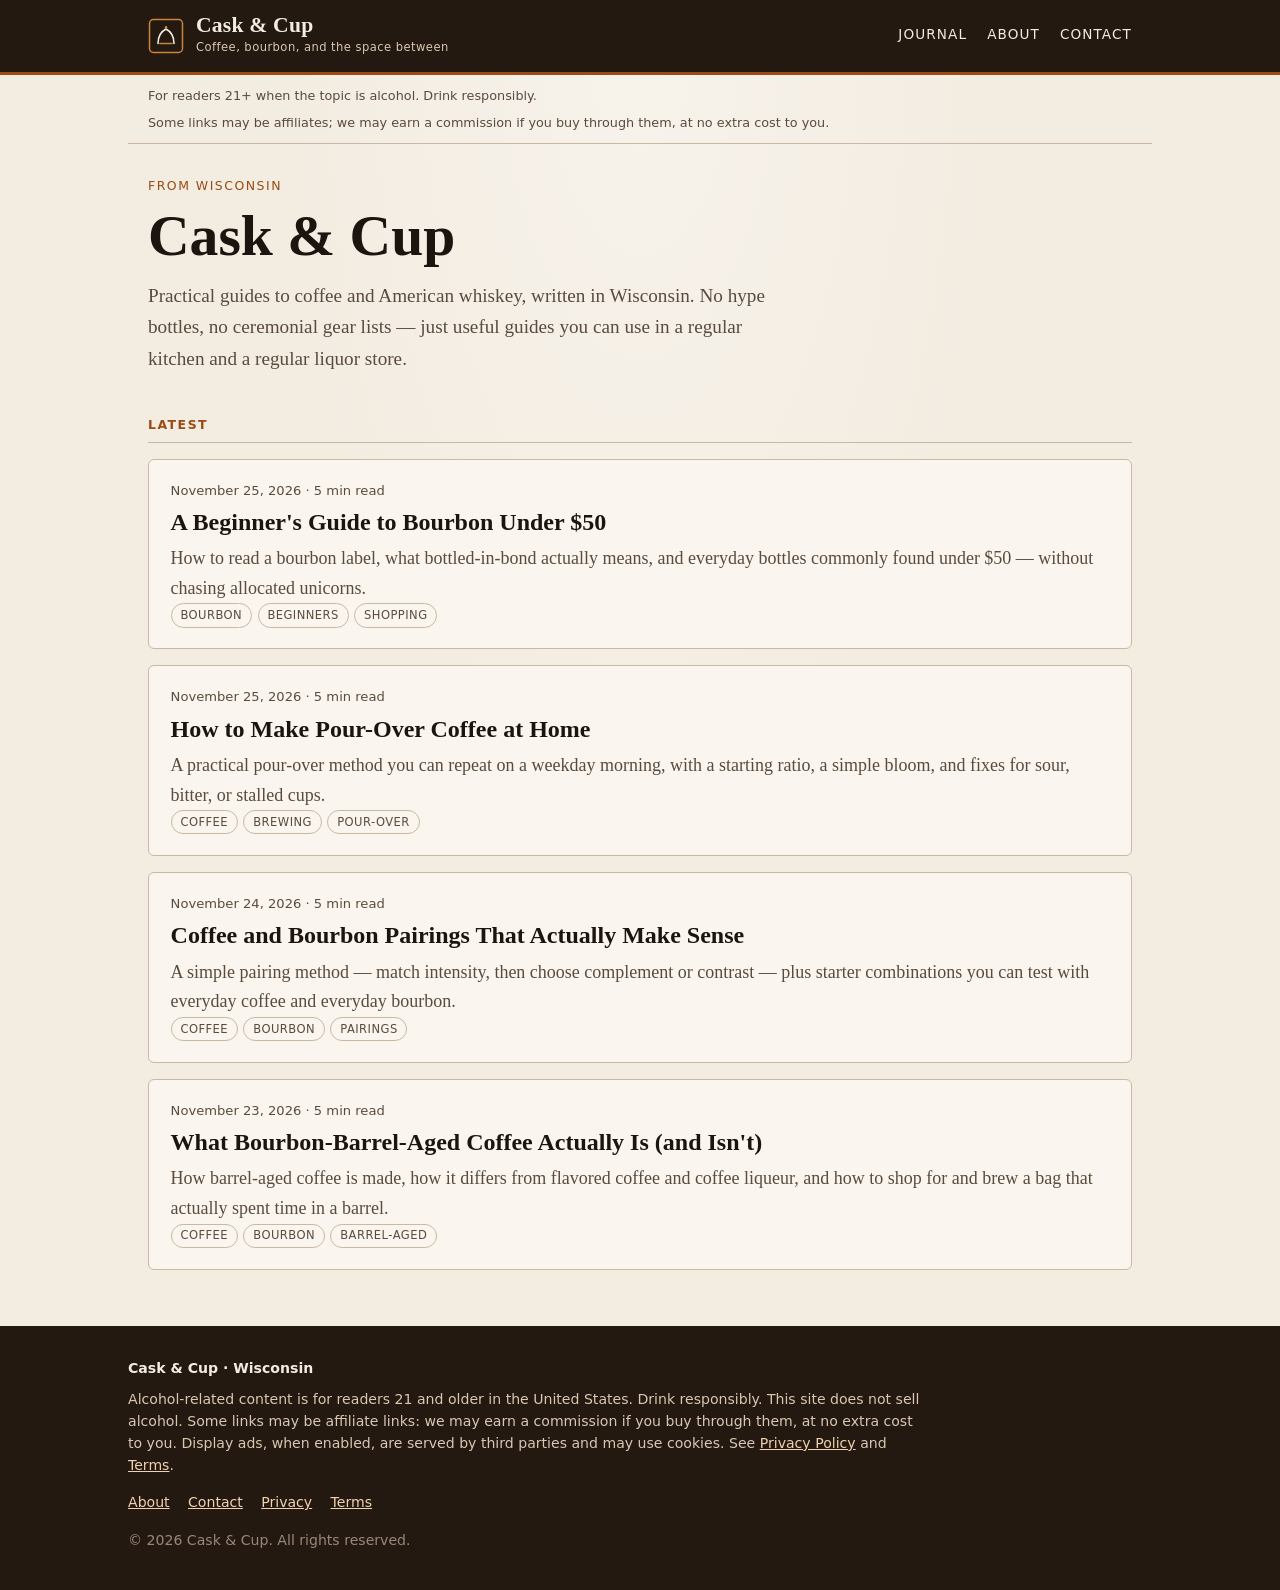
<file: index.html>
<!DOCTYPE html>
<html lang="en">
<head>
  <meta charset="utf-8">
  <meta name="viewport" content="width=device-width, initial-scale=1">
  <title>Cask &amp; Cup — Coffee, bourbon, and the space between</title>
  <meta name="description" content="Practical guides to coffee and American whiskey, written in Wisconsin.">
  <meta name="author" content="Cask &amp; Cup">
  <meta name="color-scheme" content="light">
  <link rel="icon" href="https://arikamb.github.io/img/favicon.svg" type="image/svg+xml">
  <link rel="stylesheet" href="https://arikamb.github.io/css/style.css">
<link rel="canonical" href="https://arikamb.github.io/">  <meta property="og:site_name" content="Cask &amp; Cup">
  <meta property="og:title" content="Cask &amp; Cup">
  <meta property="og:description" content="Practical guides to coffee and American whiskey, written in Wisconsin.">
  <meta property="og:type" content="website">
<meta property="og:url" content="https://arikamb.github.io/">  <!-- ADSENSE PLACEHOLDER
       Set site.adsense_client in generate.py after approval, then rebuild.
       Google's snippet looks like this:
  <script async src="https://pagead2.googlesyndication.com/pagead/js/adsbygoogle.js?client=ca-pub-XXXXXXXXXXXXXXXX" crossorigin="anonymous"></script>
  -->
</head>
<body>
  <a class="skip-link" href="#main">Skip to content</a>
  <header class="site-header">
    <div class="header-inner">
      <a class="wordmark" href="https://arikamb.github.io/">
        <img class="mark" src="https://arikamb.github.io/img/mark.svg" width="36" height="36" alt="">
        <span class="wordmark-text">
          <span class="name">Cask &amp; Cup</span>
          <span class="tag">Coffee, bourbon, and the space between</span>
        </span>
      </a>
      <input type="checkbox" id="nav-toggle" class="nav-toggle" hidden>
      <label for="nav-toggle" class="nav-button" aria-label="Open menu"><span></span></label>
      <nav class="nav" aria-label="Primary">
        <a href="https://arikamb.github.io/">Journal</a>
        <a href="https://arikamb.github.io/about/">About</a>
        <a href="https://arikamb.github.io/contact/">Contact</a>
      </nav>
    </div>
  </header>

  <p class="notices" role="note">
    <span>For readers 21+ when the topic is alcohol. Drink responsibly.</span>
    <span>Some links may be affiliates; we may earn a commission if you buy through them, at no extra cost to you.</span>
  </p>

  <main id="main">
<section class="hero">
  <p class="eyebrow">From Wisconsin</p>
  <h1>Cask &amp; Cup</h1>
  <p class="lede">Practical guides to coffee and American whiskey, written in Wisconsin. No hype bottles, no ceremonial gear lists — just useful guides you can use in a regular kitchen and a regular liquor store.</p>
</section>

<section class="post-index" aria-label="Articles">
  <h2 class="section-label">Latest</h2>
  <ul class="post-list">
    <li>
      <article class="post-card">
        <p class="meta">
          <time datetime="2026-11-25">November 25, 2026</time>
          <span aria-hidden="true">·</span>
          <span>5 min read</span>
        </p>
        <h3><a href="https://arikamb.github.io/posts/beginners-bourbon-under-50/">A Beginner&#39;s Guide to Bourbon Under $50</a></h3>
        <p>How to read a bourbon label, what bottled-in-bond actually means, and everyday bottles commonly found under $50 — without chasing allocated unicorns.</p>
        <p class="tags"><span>bourbon</span><span>beginners</span><span>shopping</span></p>
      </article>
    </li>
    <li>
      <article class="post-card">
        <p class="meta">
          <time datetime="2026-11-25">November 25, 2026</time>
          <span aria-hidden="true">·</span>
          <span>5 min read</span>
        </p>
        <h3><a href="https://arikamb.github.io/posts/home-pour-over-guide/">How to Make Pour-Over Coffee at Home</a></h3>
        <p>A practical pour-over method you can repeat on a weekday morning, with a starting ratio, a simple bloom, and fixes for sour, bitter, or stalled cups.</p>
        <p class="tags"><span>coffee</span><span>brewing</span><span>pour-over</span></p>
      </article>
    </li>
    <li>
      <article class="post-card">
        <p class="meta">
          <time datetime="2026-11-24">November 24, 2026</time>
          <span aria-hidden="true">·</span>
          <span>5 min read</span>
        </p>
        <h3><a href="https://arikamb.github.io/posts/coffee-and-bourbon-pairings/">Coffee and Bourbon Pairings That Actually Make Sense</a></h3>
        <p>A simple pairing method — match intensity, then choose complement or contrast — plus starter combinations you can test with everyday coffee and everyday bourbon.</p>
        <p class="tags"><span>coffee</span><span>bourbon</span><span>pairings</span></p>
      </article>
    </li>
    <li>
      <article class="post-card">
        <p class="meta">
          <time datetime="2026-11-23">November 23, 2026</time>
          <span aria-hidden="true">·</span>
          <span>5 min read</span>
        </p>
        <h3><a href="https://arikamb.github.io/posts/bourbon-barrel-aged-coffee/">What Bourbon-Barrel-Aged Coffee Actually Is (and Isn&#39;t)</a></h3>
        <p>How barrel-aged coffee is made, how it differs from flavored coffee and coffee liqueur, and how to shop for and brew a bag that actually spent time in a barrel.</p>
        <p class="tags"><span>coffee</span><span>bourbon</span><span>barrel-aged</span></p>
      </article>
    </li>
  </ul>
</section>
  </main>

  <footer class="site-footer">
    <div class="footer-inner">
      <p class="footer-brand">Cask &amp; Cup · Wisconsin</p>
      <p class="footer-legal">
        Alcohol-related content is for readers 21 and older in the United States.
        Drink responsibly. This site does not sell alcohol.
        Some links may be affiliate links: we may earn a commission if you buy through them, at no extra cost to you.
        Display ads, when enabled, are served by third parties and may use cookies.
        See <a href="https://arikamb.github.io/privacy/">Privacy Policy</a> and
        <a href="https://arikamb.github.io/terms/">Terms</a>.
      </p>
      <nav class="footer-nav" aria-label="Footer">
        <a href="https://arikamb.github.io/about/">About</a>
        <a href="https://arikamb.github.io/contact/">Contact</a>
        <a href="https://arikamb.github.io/privacy/">Privacy</a>
        <a href="https://arikamb.github.io/terms/">Terms</a>
      </nav>
      <p class="copyright">© 2026 Cask &amp; Cup. All rights reserved.</p>
    </div>
  </footer>
</body>
</html>
</file>
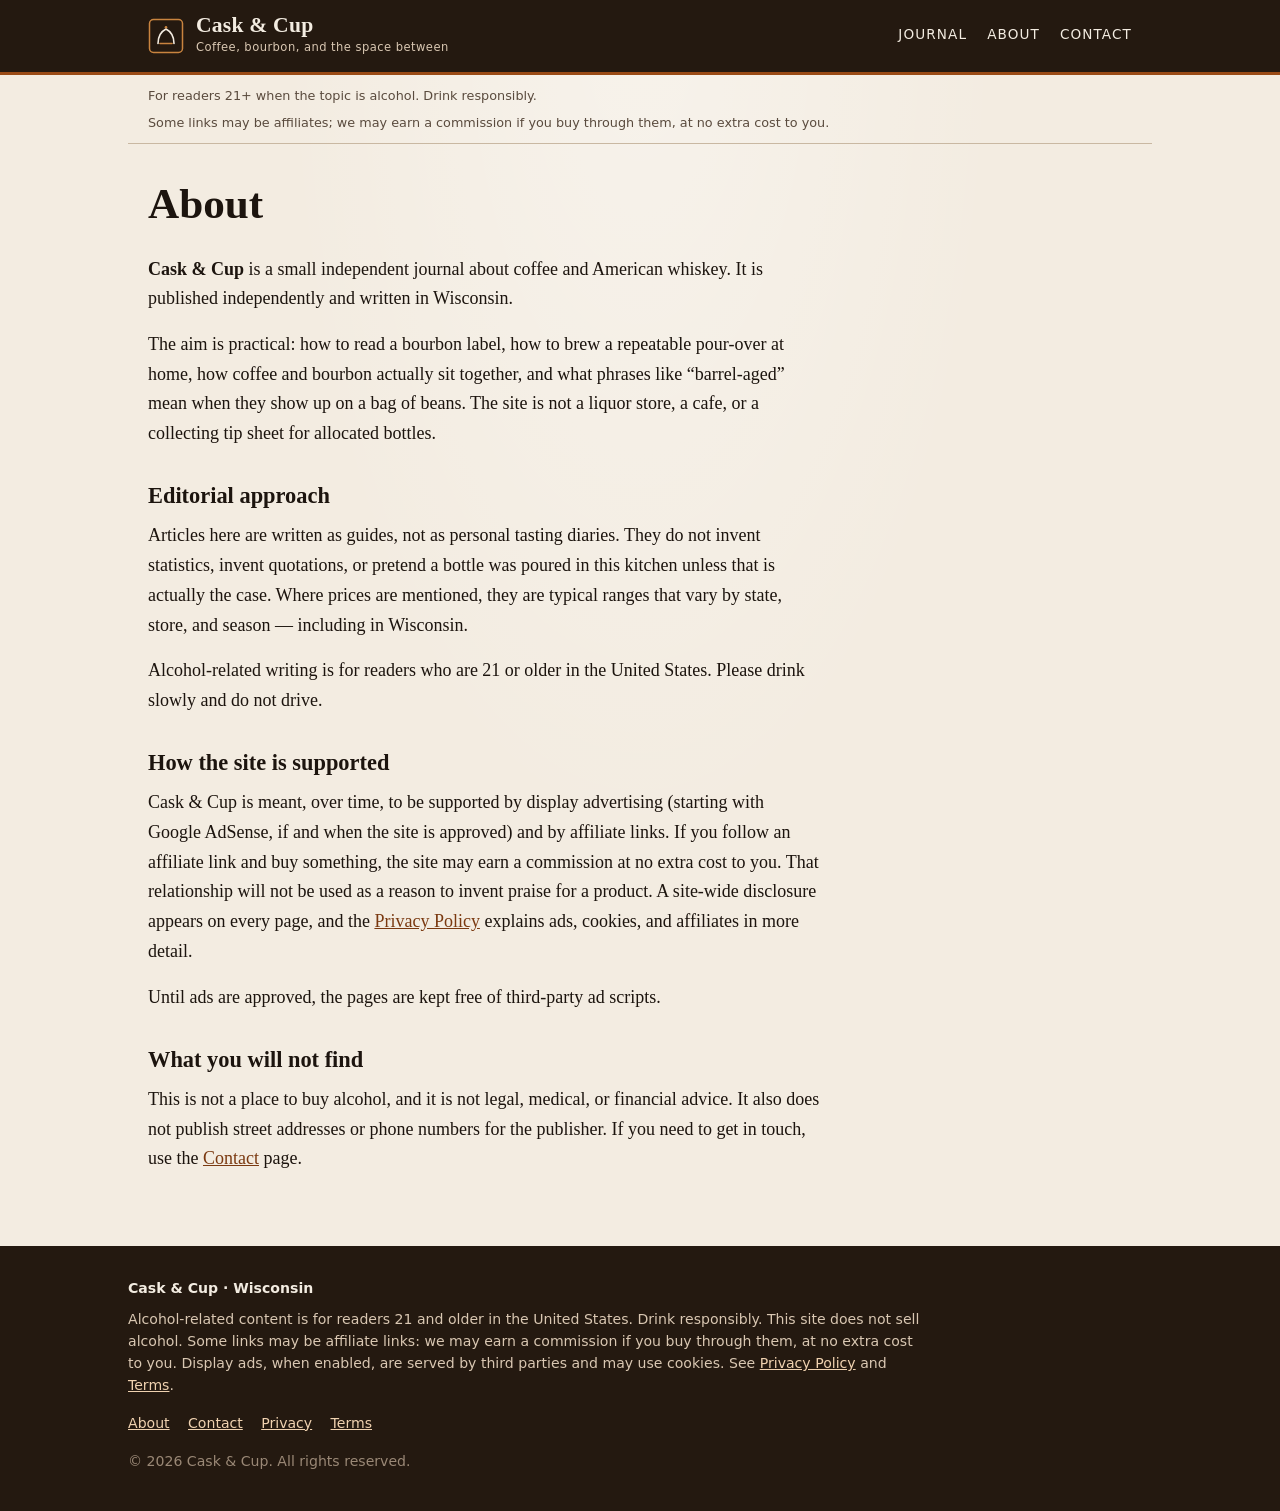
<file: about/index.html>
<!DOCTYPE html>
<html lang="en">
<head>
  <meta charset="utf-8">
  <meta name="viewport" content="width=device-width, initial-scale=1">
  <title>About — Cask &amp; Cup</title>
  <meta name="description" content="What Cask &amp; Cup is, who publishes it, and how the site is supported.">
  <meta name="author" content="Cask &amp; Cup">
  <meta name="color-scheme" content="light">
  <link rel="icon" href="https://arikamb.github.io/img/favicon.svg" type="image/svg+xml">
  <link rel="stylesheet" href="https://arikamb.github.io/css/style.css">
<link rel="canonical" href="https://arikamb.github.io/about/">  <meta property="og:site_name" content="Cask &amp; Cup">
  <meta property="og:title" content="About">
  <meta property="og:description" content="What Cask &amp; Cup is, who publishes it, and how the site is supported.">
  <meta property="og:type" content="website">
<meta property="og:url" content="https://arikamb.github.io/about/">  <!-- ADSENSE PLACEHOLDER
       Set site.adsense_client in generate.py after approval, then rebuild.
       Google's snippet looks like this:
  <script async src="https://pagead2.googlesyndication.com/pagead/js/adsbygoogle.js?client=ca-pub-XXXXXXXXXXXXXXXX" crossorigin="anonymous"></script>
  -->
</head>
<body>
  <a class="skip-link" href="#main">Skip to content</a>
  <header class="site-header">
    <div class="header-inner">
      <a class="wordmark" href="https://arikamb.github.io/">
        <img class="mark" src="https://arikamb.github.io/img/mark.svg" width="36" height="36" alt="">
        <span class="wordmark-text">
          <span class="name">Cask &amp; Cup</span>
          <span class="tag">Coffee, bourbon, and the space between</span>
        </span>
      </a>
      <input type="checkbox" id="nav-toggle" class="nav-toggle" hidden>
      <label for="nav-toggle" class="nav-button" aria-label="Open menu"><span></span></label>
      <nav class="nav" aria-label="Primary">
        <a href="https://arikamb.github.io/">Journal</a>
        <a href="https://arikamb.github.io/about/">About</a>
        <a href="https://arikamb.github.io/contact/">Contact</a>
      </nav>
    </div>
  </header>

  <p class="notices" role="note">
    <span>For readers 21+ when the topic is alcohol. Drink responsibly.</span>
    <span>Some links may be affiliates; we may earn a commission if you buy through them, at no extra cost to you.</span>
  </p>

  <main id="main">
<article class="article page">
  <header class="article-header">
    <h1>About</h1>
  </header>
  <div class="prose">
    <p><strong>Cask &amp; Cup</strong> is a small independent journal about coffee and American whiskey. It is published independently and written in Wisconsin.</p>
<p>The aim is practical: how to read a bourbon label, how to brew a repeatable pour-over at home, how coffee and bourbon actually sit together, and what phrases like &ldquo;barrel-aged&rdquo; mean when they show up on a bag of beans. The site is not a liquor store, a cafe, or a collecting tip sheet for allocated bottles.</p>
<h2 id="editorial-approach">Editorial approach</h2>
<p>Articles here are written as guides, not as personal tasting diaries. They do not invent statistics, invent quotations, or pretend a bottle was poured in this kitchen unless that is actually the case. Where prices are mentioned, they are typical ranges that vary by state, store, and season — including in Wisconsin.</p>
<p>Alcohol-related writing is for readers who are 21 or older in the United States. Please drink slowly and do not drive.</p>
<h2 id="how-the-site-is-supported">How the site is supported</h2>
<p>Cask &amp; Cup is meant, over time, to be supported by display advertising (starting with Google AdSense, if and when the site is approved) and by affiliate links. If you follow an affiliate link and buy something, the site may earn a commission at no extra cost to you. That relationship will not be used as a reason to invent praise for a product. A site-wide disclosure appears on every page, and the <a href="/privacy/">Privacy Policy</a> explains ads, cookies, and affiliates in more detail.</p>
<p>Until ads are approved, the pages are kept free of third-party ad scripts.</p>
<h2 id="what-you-will-not-find">What you will not find</h2>
<p>This is not a place to buy alcohol, and it is not legal, medical, or financial advice. It also does not publish street addresses or phone numbers for the publisher. If you need to get in touch, use the <a href="/contact/">Contact</a> page.</p>
  </div>
</article>
  </main>

  <footer class="site-footer">
    <div class="footer-inner">
      <p class="footer-brand">Cask &amp; Cup · Wisconsin</p>
      <p class="footer-legal">
        Alcohol-related content is for readers 21 and older in the United States.
        Drink responsibly. This site does not sell alcohol.
        Some links may be affiliate links: we may earn a commission if you buy through them, at no extra cost to you.
        Display ads, when enabled, are served by third parties and may use cookies.
        See <a href="https://arikamb.github.io/privacy/">Privacy Policy</a> and
        <a href="https://arikamb.github.io/terms/">Terms</a>.
      </p>
      <nav class="footer-nav" aria-label="Footer">
        <a href="https://arikamb.github.io/about/">About</a>
        <a href="https://arikamb.github.io/contact/">Contact</a>
        <a href="https://arikamb.github.io/privacy/">Privacy</a>
        <a href="https://arikamb.github.io/terms/">Terms</a>
      </nav>
      <p class="copyright">© 2026 Cask &amp; Cup. All rights reserved.</p>
    </div>
  </footer>
</body>
</html>
</file>
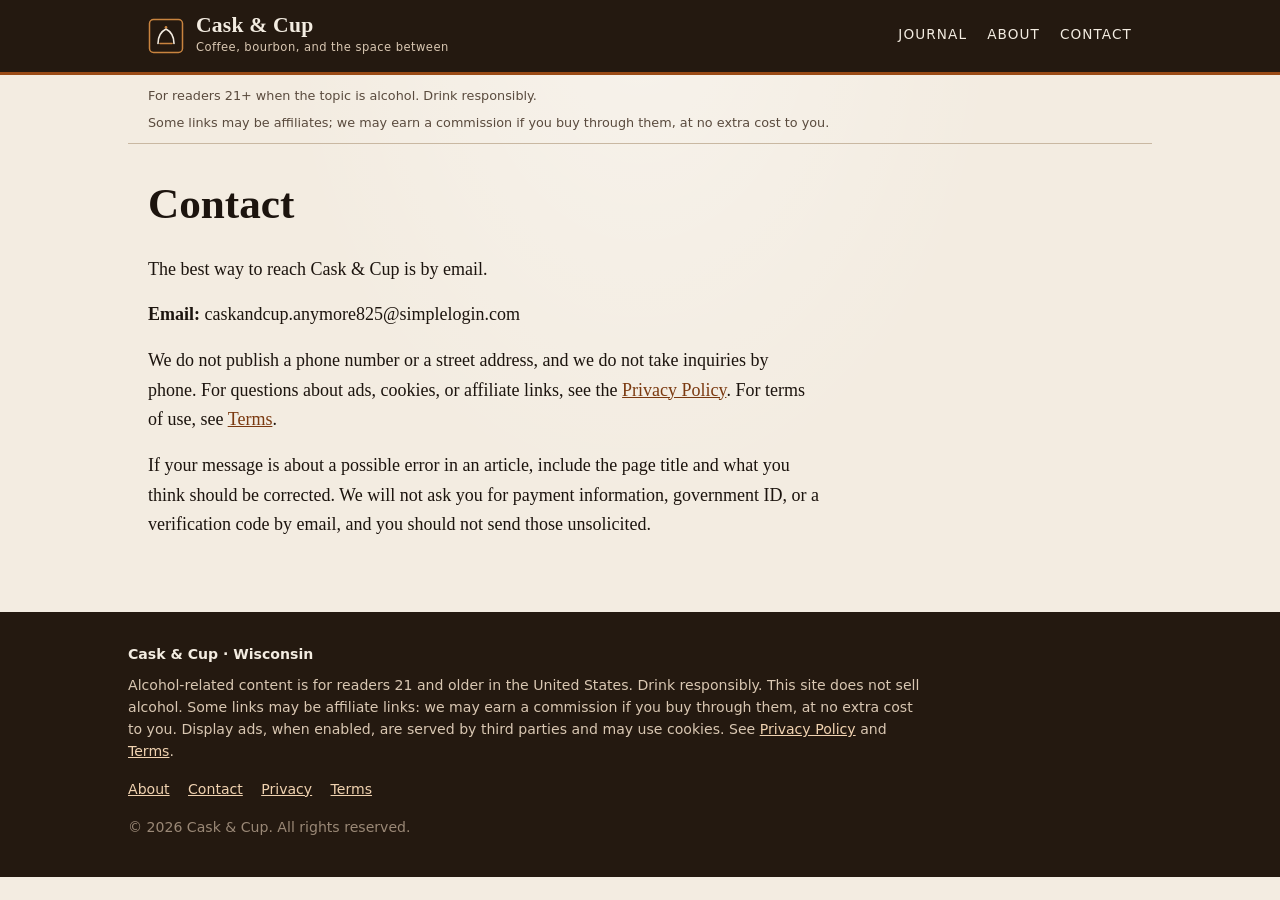
<file: contact/index.html>
<!DOCTYPE html>
<html lang="en">
<head>
  <meta charset="utf-8">
  <meta name="viewport" content="width=device-width, initial-scale=1">
  <title>Contact — Cask &amp; Cup</title>
  <meta name="description" content="How to reach Cask &amp; Cup.">
  <meta name="author" content="Cask &amp; Cup">
  <meta name="color-scheme" content="light">
  <link rel="icon" href="https://arikamb.github.io/img/favicon.svg" type="image/svg+xml">
  <link rel="stylesheet" href="https://arikamb.github.io/css/style.css">
<link rel="canonical" href="https://arikamb.github.io/contact/">  <meta property="og:site_name" content="Cask &amp; Cup">
  <meta property="og:title" content="Contact">
  <meta property="og:description" content="How to reach Cask &amp; Cup.">
  <meta property="og:type" content="website">
<meta property="og:url" content="https://arikamb.github.io/contact/">  <!-- ADSENSE PLACEHOLDER
       Set site.adsense_client in generate.py after approval, then rebuild.
       Google's snippet looks like this:
  <script async src="https://pagead2.googlesyndication.com/pagead/js/adsbygoogle.js?client=ca-pub-XXXXXXXXXXXXXXXX" crossorigin="anonymous"></script>
  -->
</head>
<body>
  <a class="skip-link" href="#main">Skip to content</a>
  <header class="site-header">
    <div class="header-inner">
      <a class="wordmark" href="https://arikamb.github.io/">
        <img class="mark" src="https://arikamb.github.io/img/mark.svg" width="36" height="36" alt="">
        <span class="wordmark-text">
          <span class="name">Cask &amp; Cup</span>
          <span class="tag">Coffee, bourbon, and the space between</span>
        </span>
      </a>
      <input type="checkbox" id="nav-toggle" class="nav-toggle" hidden>
      <label for="nav-toggle" class="nav-button" aria-label="Open menu"><span></span></label>
      <nav class="nav" aria-label="Primary">
        <a href="https://arikamb.github.io/">Journal</a>
        <a href="https://arikamb.github.io/about/">About</a>
        <a href="https://arikamb.github.io/contact/">Contact</a>
      </nav>
    </div>
  </header>

  <p class="notices" role="note">
    <span>For readers 21+ when the topic is alcohol. Drink responsibly.</span>
    <span>Some links may be affiliates; we may earn a commission if you buy through them, at no extra cost to you.</span>
  </p>

  <main id="main">
<article class="article page">
  <header class="article-header">
    <h1>Contact</h1>
  </header>
  <div class="prose">
    <p>The best way to reach Cask &amp; Cup is by email.</p>
<p><strong>Email:</strong> caskandcup.anymore825@simplelogin.com</p>
<p>We do not publish a phone number or a street address, and we do not take inquiries by phone. For questions about ads, cookies, or affiliate links, see the <a href="/privacy/">Privacy Policy</a>. For terms of use, see <a href="/terms/">Terms</a>.</p>
<p>If your message is about a possible error in an article, include the page title and what you think should be corrected. We will not ask you for payment information, government ID, or a verification code by email, and you should not send those unsolicited.</p>
  </div>
</article>
  </main>

  <footer class="site-footer">
    <div class="footer-inner">
      <p class="footer-brand">Cask &amp; Cup · Wisconsin</p>
      <p class="footer-legal">
        Alcohol-related content is for readers 21 and older in the United States.
        Drink responsibly. This site does not sell alcohol.
        Some links may be affiliate links: we may earn a commission if you buy through them, at no extra cost to you.
        Display ads, when enabled, are served by third parties and may use cookies.
        See <a href="https://arikamb.github.io/privacy/">Privacy Policy</a> and
        <a href="https://arikamb.github.io/terms/">Terms</a>.
      </p>
      <nav class="footer-nav" aria-label="Footer">
        <a href="https://arikamb.github.io/about/">About</a>
        <a href="https://arikamb.github.io/contact/">Contact</a>
        <a href="https://arikamb.github.io/privacy/">Privacy</a>
        <a href="https://arikamb.github.io/terms/">Terms</a>
      </nav>
      <p class="copyright">© 2026 Cask &amp; Cup. All rights reserved.</p>
    </div>
  </footer>
</body>
</html>
</file>
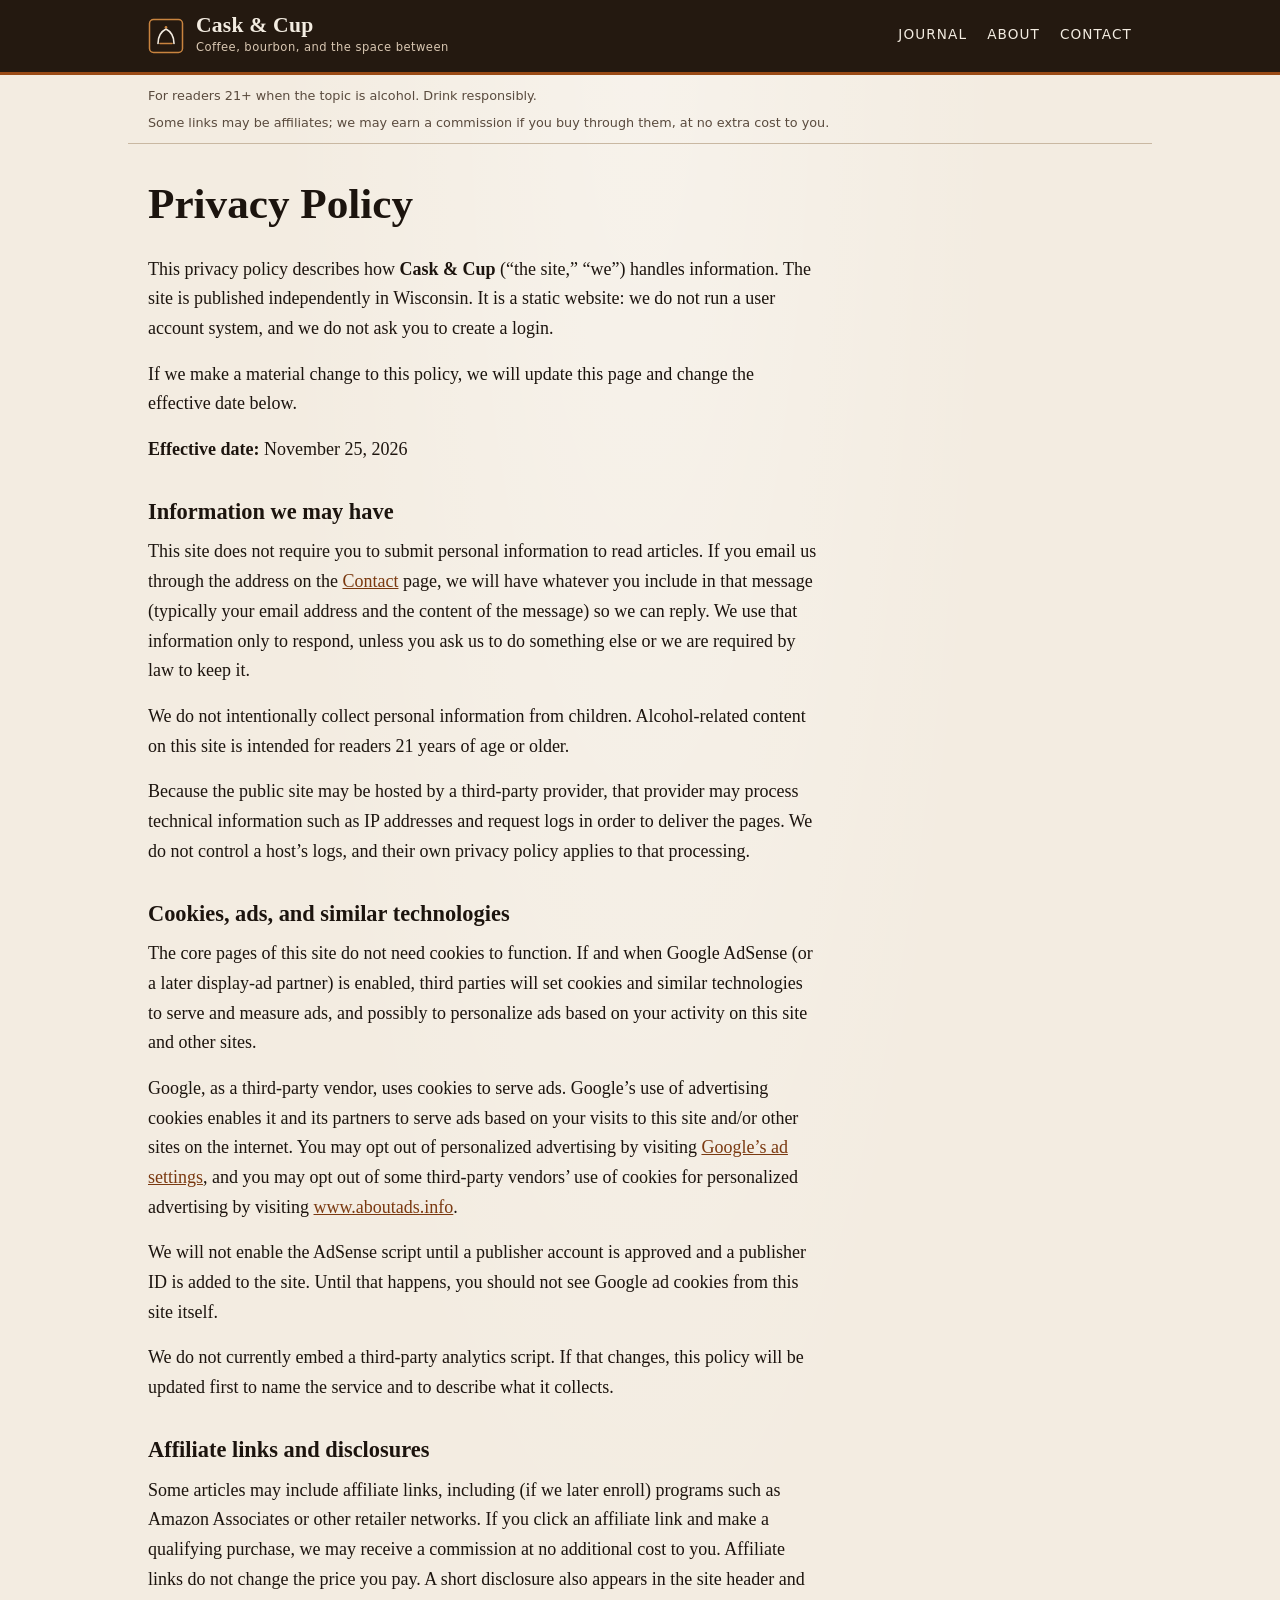
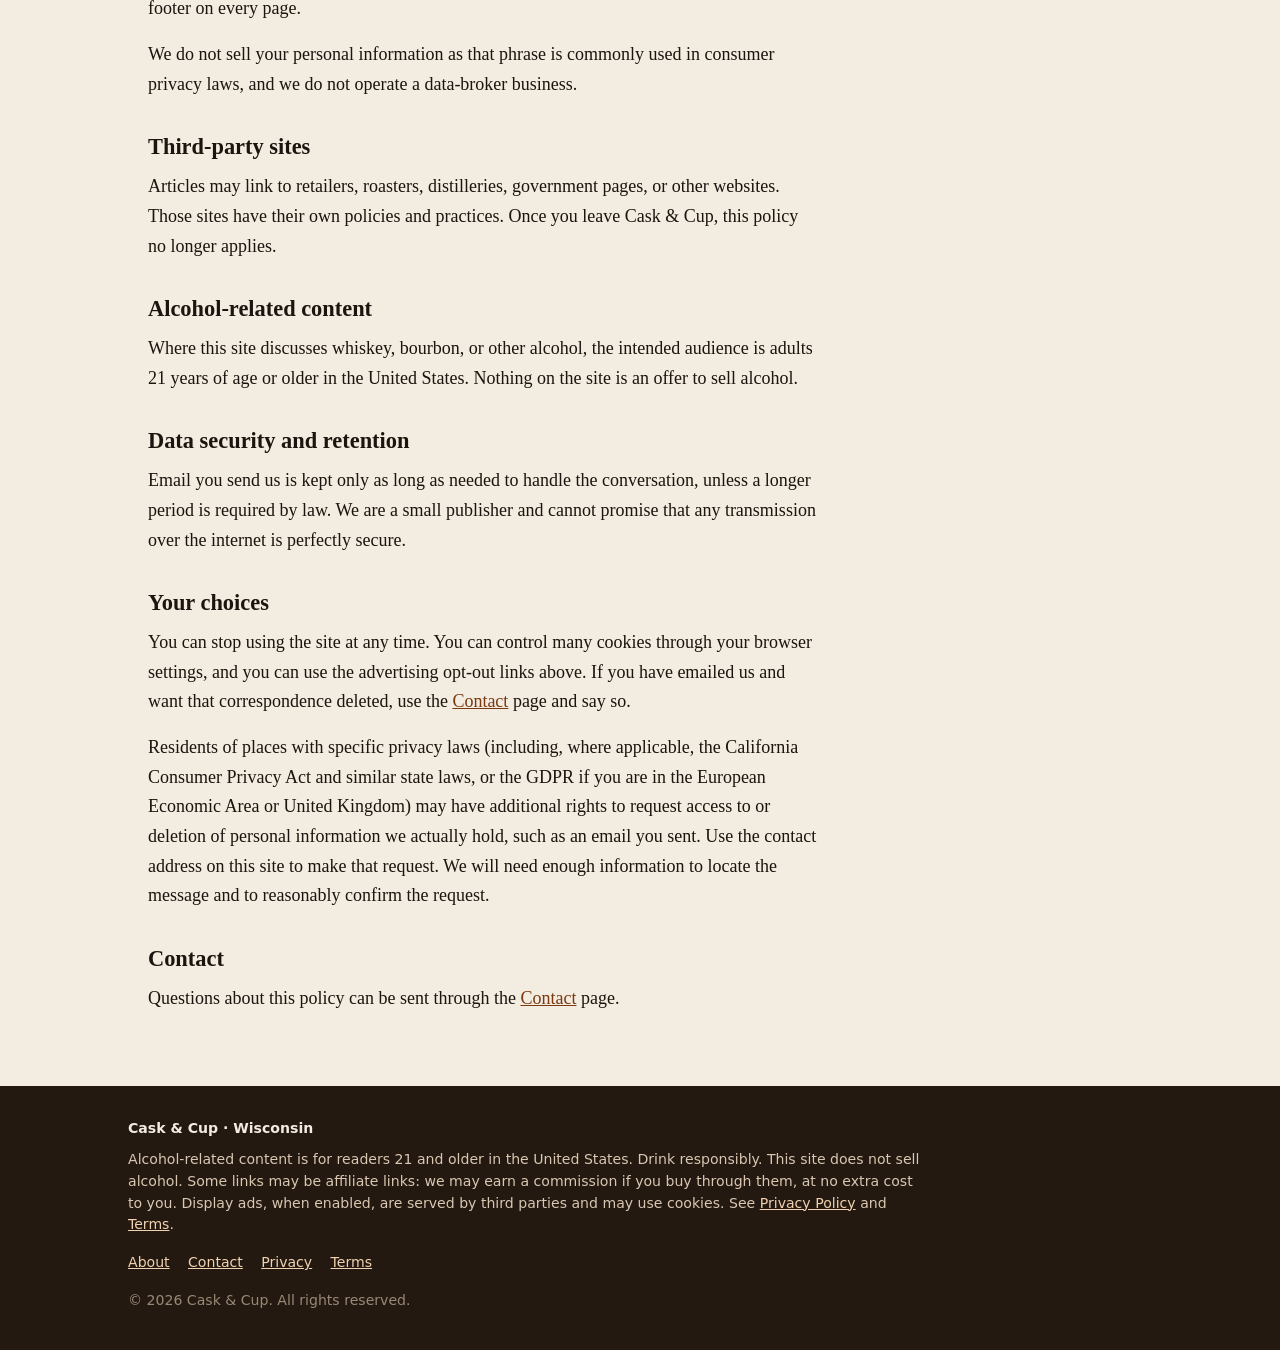
<file: privacy/index.html>
<!DOCTYPE html>
<html lang="en">
<head>
  <meta charset="utf-8">
  <meta name="viewport" content="width=device-width, initial-scale=1">
  <title>Privacy Policy — Cask &amp; Cup</title>
  <meta name="description" content="How Cask &amp; Cup handles information, cookies, advertising, and affiliate links.">
  <meta name="author" content="Cask &amp; Cup">
  <meta name="color-scheme" content="light">
  <link rel="icon" href="https://arikamb.github.io/img/favicon.svg" type="image/svg+xml">
  <link rel="stylesheet" href="https://arikamb.github.io/css/style.css">
<link rel="canonical" href="https://arikamb.github.io/privacy/">  <meta property="og:site_name" content="Cask &amp; Cup">
  <meta property="og:title" content="Privacy Policy">
  <meta property="og:description" content="How Cask &amp; Cup handles information, cookies, advertising, and affiliate links.">
  <meta property="og:type" content="website">
<meta property="og:url" content="https://arikamb.github.io/privacy/">  <!-- ADSENSE PLACEHOLDER
       Set site.adsense_client in generate.py after approval, then rebuild.
       Google's snippet looks like this:
  <script async src="https://pagead2.googlesyndication.com/pagead/js/adsbygoogle.js?client=ca-pub-XXXXXXXXXXXXXXXX" crossorigin="anonymous"></script>
  -->
</head>
<body>
  <a class="skip-link" href="#main">Skip to content</a>
  <header class="site-header">
    <div class="header-inner">
      <a class="wordmark" href="https://arikamb.github.io/">
        <img class="mark" src="https://arikamb.github.io/img/mark.svg" width="36" height="36" alt="">
        <span class="wordmark-text">
          <span class="name">Cask &amp; Cup</span>
          <span class="tag">Coffee, bourbon, and the space between</span>
        </span>
      </a>
      <input type="checkbox" id="nav-toggle" class="nav-toggle" hidden>
      <label for="nav-toggle" class="nav-button" aria-label="Open menu"><span></span></label>
      <nav class="nav" aria-label="Primary">
        <a href="https://arikamb.github.io/">Journal</a>
        <a href="https://arikamb.github.io/about/">About</a>
        <a href="https://arikamb.github.io/contact/">Contact</a>
      </nav>
    </div>
  </header>

  <p class="notices" role="note">
    <span>For readers 21+ when the topic is alcohol. Drink responsibly.</span>
    <span>Some links may be affiliates; we may earn a commission if you buy through them, at no extra cost to you.</span>
  </p>

  <main id="main">
<article class="article page">
  <header class="article-header">
    <h1>Privacy Policy</h1>
  </header>
  <div class="prose">
    <p>This privacy policy describes how <strong>Cask &amp; Cup</strong> (&ldquo;the site,&rdquo; &ldquo;we&rdquo;) handles information. The site is published independently in Wisconsin. It is a static website: we do not run a user account system, and we do not ask you to create a login.</p>
<p>If we make a material change to this policy, we will update this page and change the effective date below.</p>
<p><strong>Effective date:</strong> November 25, 2026</p>
<h2 id="information-we-may-have">Information we may have</h2>
<p>This site does not require you to submit personal information to read articles. If you email us through the address on the <a href="/contact/">Contact</a> page, we will have whatever you include in that message (typically your email address and the content of the message) so we can reply. We use that information only to respond, unless you ask us to do something else or we are required by law to keep it.</p>
<p>We do not intentionally collect personal information from children. Alcohol-related content on this site is intended for readers 21 years of age or older.</p>
<p>Because the public site may be hosted by a third-party provider, that provider may process technical information such as IP addresses and request logs in order to deliver the pages. We do not control a host&rsquo;s logs, and their own privacy policy applies to that processing.</p>
<h2 id="cookies-ads-and-similar-technologies">Cookies, ads, and similar technologies</h2>
<p>The core pages of this site do not need cookies to function. If and when Google AdSense (or a later display-ad partner) is enabled, third parties will set cookies and similar technologies to serve and measure ads, and possibly to personalize ads based on your activity on this site and other sites.</p>
<p>Google, as a third-party vendor, uses cookies to serve ads. Google&rsquo;s use of advertising cookies enables it and its partners to serve ads based on your visits to this site and/or other sites on the internet. You may opt out of personalized advertising by visiting <a href="https://www.google.com/settings/ads">Google&rsquo;s ad settings</a>, and you may opt out of some third-party vendors&rsquo; use of cookies for personalized advertising by visiting <a href="https://www.aboutads.info/">www.aboutads.info</a>.</p>
<p>We will not enable the AdSense script until a publisher account is approved and a publisher ID is added to the site. Until that happens, you should not see Google ad cookies from this site itself.</p>
<p>We do not currently embed a third-party analytics script. If that changes, this policy will be updated first to name the service and to describe what it collects.</p>
<h2 id="affiliate-links-and-disclosures">Affiliate links and disclosures</h2>
<p>Some articles may include affiliate links, including (if we later enroll) programs such as Amazon Associates or other retailer networks. If you click an affiliate link and make a qualifying purchase, we may receive a commission at no additional cost to you. Affiliate links do not change the price you pay. A short disclosure also appears in the site header and footer on every page.</p>
<p>We do not sell your personal information as that phrase is commonly used in consumer privacy laws, and we do not operate a data-broker business.</p>
<h2 id="third-party-sites">Third-party sites</h2>
<p>Articles may link to retailers, roasters, distilleries, government pages, or other websites. Those sites have their own policies and practices. Once you leave Cask &amp; Cup, this policy no longer applies.</p>
<h2 id="alcohol-related-content">Alcohol-related content</h2>
<p>Where this site discusses whiskey, bourbon, or other alcohol, the intended audience is adults 21 years of age or older in the United States. Nothing on the site is an offer to sell alcohol.</p>
<h2 id="data-security-and-retention">Data security and retention</h2>
<p>Email you send us is kept only as long as needed to handle the conversation, unless a longer period is required by law. We are a small publisher and cannot promise that any transmission over the internet is perfectly secure.</p>
<h2 id="your-choices">Your choices</h2>
<p>You can stop using the site at any time. You can control many cookies through your browser settings, and you can use the advertising opt-out links above. If you have emailed us and want that correspondence deleted, use the <a href="/contact/">Contact</a> page and say so.</p>
<p>Residents of places with specific privacy laws (including, where applicable, the California Consumer Privacy Act and similar state laws, or the GDPR if you are in the European Economic Area or United Kingdom) may have additional rights to request access to or deletion of personal information we actually hold, such as an email you sent. Use the contact address on this site to make that request. We will need enough information to locate the message and to reasonably confirm the request.</p>
<h2 id="contact">Contact</h2>
<p>Questions about this policy can be sent through the <a href="/contact/">Contact</a> page.</p>
  </div>
</article>
  </main>

  <footer class="site-footer">
    <div class="footer-inner">
      <p class="footer-brand">Cask &amp; Cup · Wisconsin</p>
      <p class="footer-legal">
        Alcohol-related content is for readers 21 and older in the United States.
        Drink responsibly. This site does not sell alcohol.
        Some links may be affiliate links: we may earn a commission if you buy through them, at no extra cost to you.
        Display ads, when enabled, are served by third parties and may use cookies.
        See <a href="https://arikamb.github.io/privacy/">Privacy Policy</a> and
        <a href="https://arikamb.github.io/terms/">Terms</a>.
      </p>
      <nav class="footer-nav" aria-label="Footer">
        <a href="https://arikamb.github.io/about/">About</a>
        <a href="https://arikamb.github.io/contact/">Contact</a>
        <a href="https://arikamb.github.io/privacy/">Privacy</a>
        <a href="https://arikamb.github.io/terms/">Terms</a>
      </nav>
      <p class="copyright">© 2026 Cask &amp; Cup. All rights reserved.</p>
    </div>
  </footer>
</body>
</html>
</file>
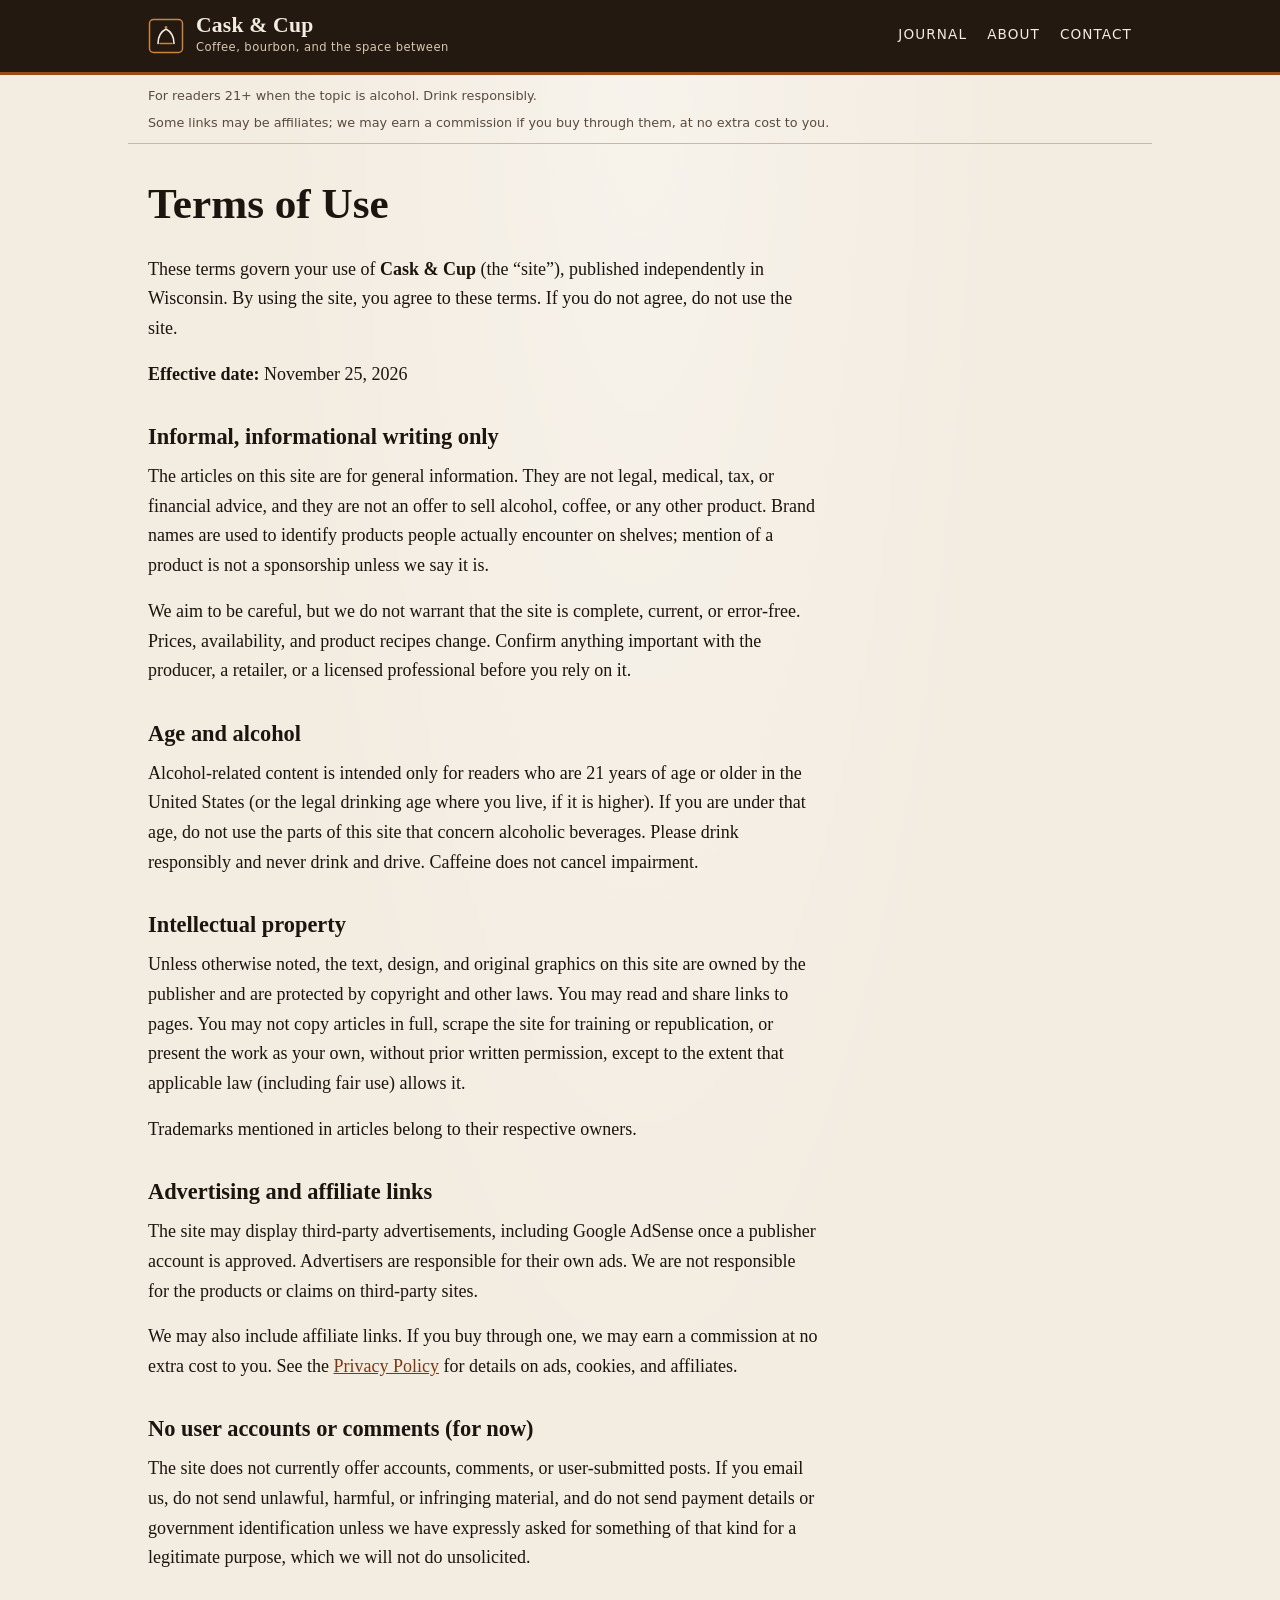
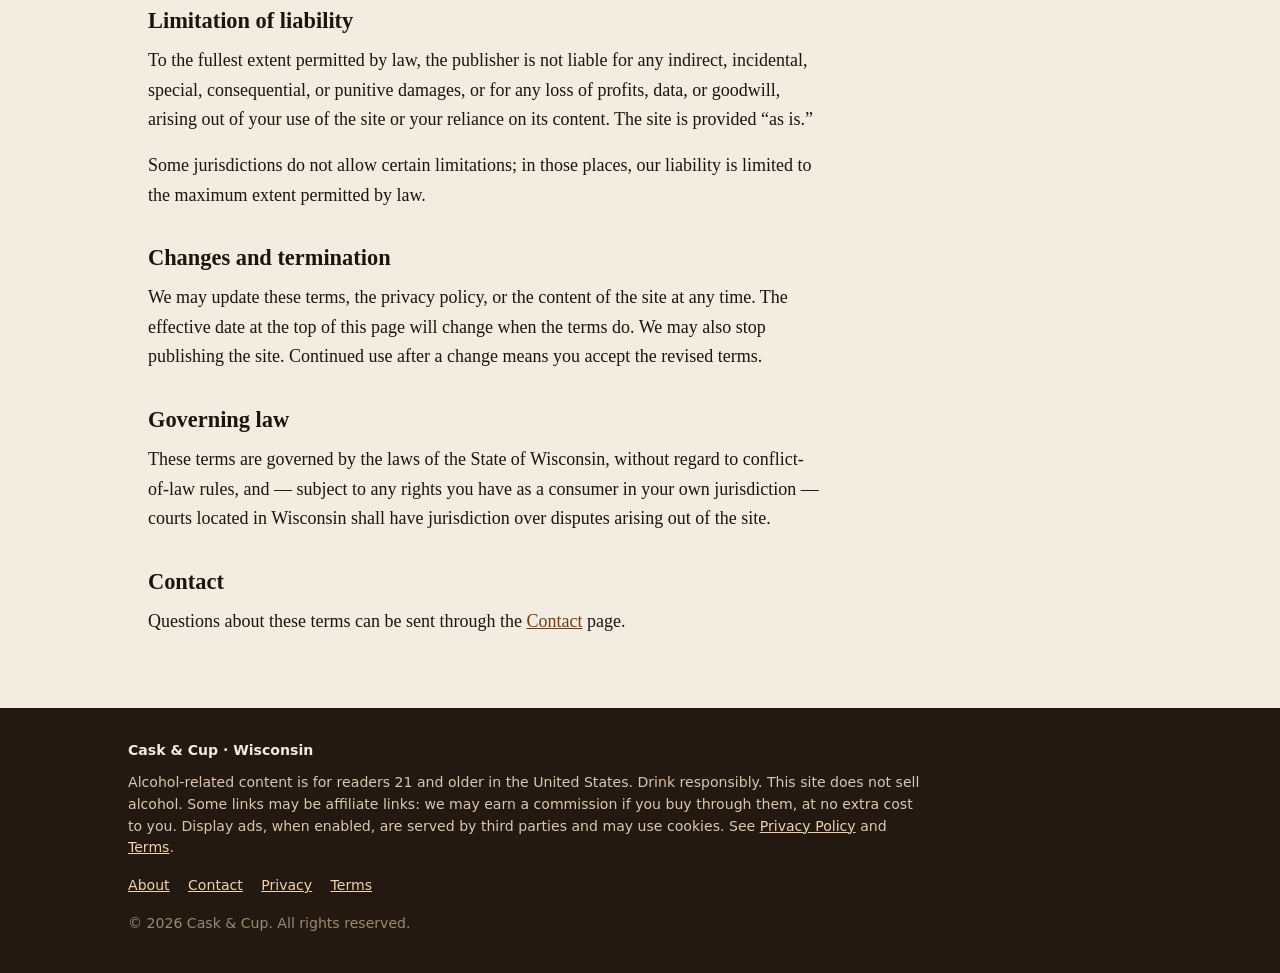
<file: terms/index.html>
<!DOCTYPE html>
<html lang="en">
<head>
  <meta charset="utf-8">
  <meta name="viewport" content="width=device-width, initial-scale=1">
  <title>Terms of Use — Cask &amp; Cup</title>
  <meta name="description" content="Terms of use for Cask &amp; Cup.">
  <meta name="author" content="Cask &amp; Cup">
  <meta name="color-scheme" content="light">
  <link rel="icon" href="https://arikamb.github.io/img/favicon.svg" type="image/svg+xml">
  <link rel="stylesheet" href="https://arikamb.github.io/css/style.css">
<link rel="canonical" href="https://arikamb.github.io/terms/">  <meta property="og:site_name" content="Cask &amp; Cup">
  <meta property="og:title" content="Terms of Use">
  <meta property="og:description" content="Terms of use for Cask &amp; Cup.">
  <meta property="og:type" content="website">
<meta property="og:url" content="https://arikamb.github.io/terms/">  <!-- ADSENSE PLACEHOLDER
       Set site.adsense_client in generate.py after approval, then rebuild.
       Google's snippet looks like this:
  <script async src="https://pagead2.googlesyndication.com/pagead/js/adsbygoogle.js?client=ca-pub-XXXXXXXXXXXXXXXX" crossorigin="anonymous"></script>
  -->
</head>
<body>
  <a class="skip-link" href="#main">Skip to content</a>
  <header class="site-header">
    <div class="header-inner">
      <a class="wordmark" href="https://arikamb.github.io/">
        <img class="mark" src="https://arikamb.github.io/img/mark.svg" width="36" height="36" alt="">
        <span class="wordmark-text">
          <span class="name">Cask &amp; Cup</span>
          <span class="tag">Coffee, bourbon, and the space between</span>
        </span>
      </a>
      <input type="checkbox" id="nav-toggle" class="nav-toggle" hidden>
      <label for="nav-toggle" class="nav-button" aria-label="Open menu"><span></span></label>
      <nav class="nav" aria-label="Primary">
        <a href="https://arikamb.github.io/">Journal</a>
        <a href="https://arikamb.github.io/about/">About</a>
        <a href="https://arikamb.github.io/contact/">Contact</a>
      </nav>
    </div>
  </header>

  <p class="notices" role="note">
    <span>For readers 21+ when the topic is alcohol. Drink responsibly.</span>
    <span>Some links may be affiliates; we may earn a commission if you buy through them, at no extra cost to you.</span>
  </p>

  <main id="main">
<article class="article page">
  <header class="article-header">
    <h1>Terms of Use</h1>
  </header>
  <div class="prose">
    <p>These terms govern your use of <strong>Cask &amp; Cup</strong> (the &ldquo;site&rdquo;), published independently in Wisconsin. By using the site, you agree to these terms. If you do not agree, do not use the site.</p>
<p><strong>Effective date:</strong> November 25, 2026</p>
<h2 id="informal-informational-writing-only">Informal, informational writing only</h2>
<p>The articles on this site are for general information. They are not legal, medical, tax, or financial advice, and they are not an offer to sell alcohol, coffee, or any other product. Brand names are used to identify products people actually encounter on shelves; mention of a product is not a sponsorship unless we say it is.</p>
<p>We aim to be careful, but we do not warrant that the site is complete, current, or error-free. Prices, availability, and product recipes change. Confirm anything important with the producer, a retailer, or a licensed professional before you rely on it.</p>
<h2 id="age-and-alcohol">Age and alcohol</h2>
<p>Alcohol-related content is intended only for readers who are 21 years of age or older in the United States (or the legal drinking age where you live, if it is higher). If you are under that age, do not use the parts of this site that concern alcoholic beverages. Please drink responsibly and never drink and drive. Caffeine does not cancel impairment.</p>
<h2 id="intellectual-property">Intellectual property</h2>
<p>Unless otherwise noted, the text, design, and original graphics on this site are owned by the publisher and are protected by copyright and other laws. You may read and share links to pages. You may not copy articles in full, scrape the site for training or republication, or present the work as your own, without prior written permission, except to the extent that applicable law (including fair use) allows it.</p>
<p>Trademarks mentioned in articles belong to their respective owners.</p>
<h2 id="advertising-and-affiliate-links">Advertising and affiliate links</h2>
<p>The site may display third-party advertisements, including Google AdSense once a publisher account is approved. Advertisers are responsible for their own ads. We are not responsible for the products or claims on third-party sites.</p>
<p>We may also include affiliate links. If you buy through one, we may earn a commission at no extra cost to you. See the <a href="/privacy/">Privacy Policy</a> for details on ads, cookies, and affiliates.</p>
<h2 id="no-user-accounts-or-comments-for-now">No user accounts or comments (for now)</h2>
<p>The site does not currently offer accounts, comments, or user-submitted posts. If you email us, do not send unlawful, harmful, or infringing material, and do not send payment details or government identification unless we have expressly asked for something of that kind for a legitimate purpose, which we will not do unsolicited.</p>
<h2 id="limitation-of-liability">Limitation of liability</h2>
<p>To the fullest extent permitted by law, the publisher is not liable for any indirect, incidental, special, consequential, or punitive damages, or for any loss of profits, data, or goodwill, arising out of your use of the site or your reliance on its content. The site is provided &ldquo;as is.&rdquo;</p>
<p>Some jurisdictions do not allow certain limitations; in those places, our liability is limited to the maximum extent permitted by law.</p>
<h2 id="changes-and-termination">Changes and termination</h2>
<p>We may update these terms, the privacy policy, or the content of the site at any time. The effective date at the top of this page will change when the terms do. We may also stop publishing the site. Continued use after a change means you accept the revised terms.</p>
<h2 id="governing-law">Governing law</h2>
<p>These terms are governed by the laws of the State of Wisconsin, without regard to conflict-of-law rules, and — subject to any rights you have as a consumer in your own jurisdiction — courts located in Wisconsin shall have jurisdiction over disputes arising out of the site.</p>
<h2 id="contact">Contact</h2>
<p>Questions about these terms can be sent through the <a href="/contact/">Contact</a> page.</p>
  </div>
</article>
  </main>

  <footer class="site-footer">
    <div class="footer-inner">
      <p class="footer-brand">Cask &amp; Cup · Wisconsin</p>
      <p class="footer-legal">
        Alcohol-related content is for readers 21 and older in the United States.
        Drink responsibly. This site does not sell alcohol.
        Some links may be affiliate links: we may earn a commission if you buy through them, at no extra cost to you.
        Display ads, when enabled, are served by third parties and may use cookies.
        See <a href="https://arikamb.github.io/privacy/">Privacy Policy</a> and
        <a href="https://arikamb.github.io/terms/">Terms</a>.
      </p>
      <nav class="footer-nav" aria-label="Footer">
        <a href="https://arikamb.github.io/about/">About</a>
        <a href="https://arikamb.github.io/contact/">Contact</a>
        <a href="https://arikamb.github.io/privacy/">Privacy</a>
        <a href="https://arikamb.github.io/terms/">Terms</a>
      </nav>
      <p class="copyright">© 2026 Cask &amp; Cup. All rights reserved.</p>
    </div>
  </footer>
</body>
</html>
</file>
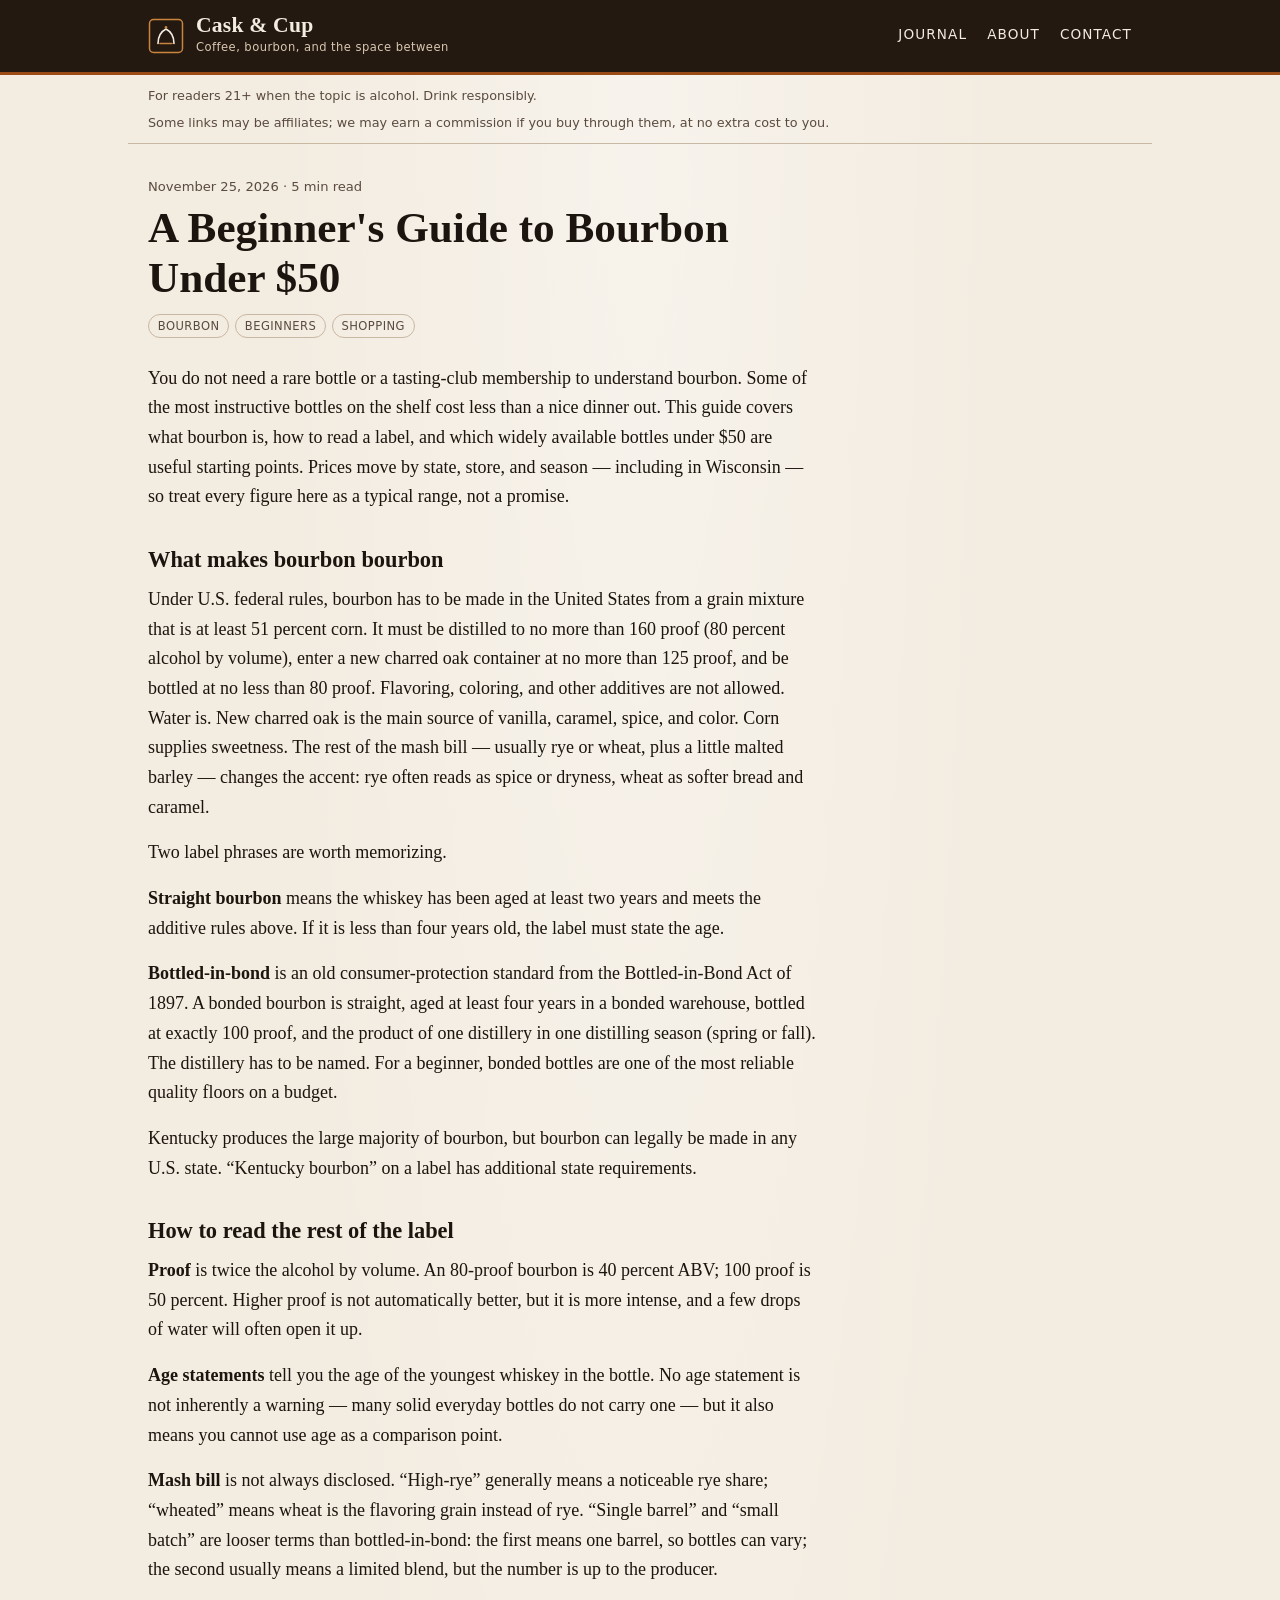
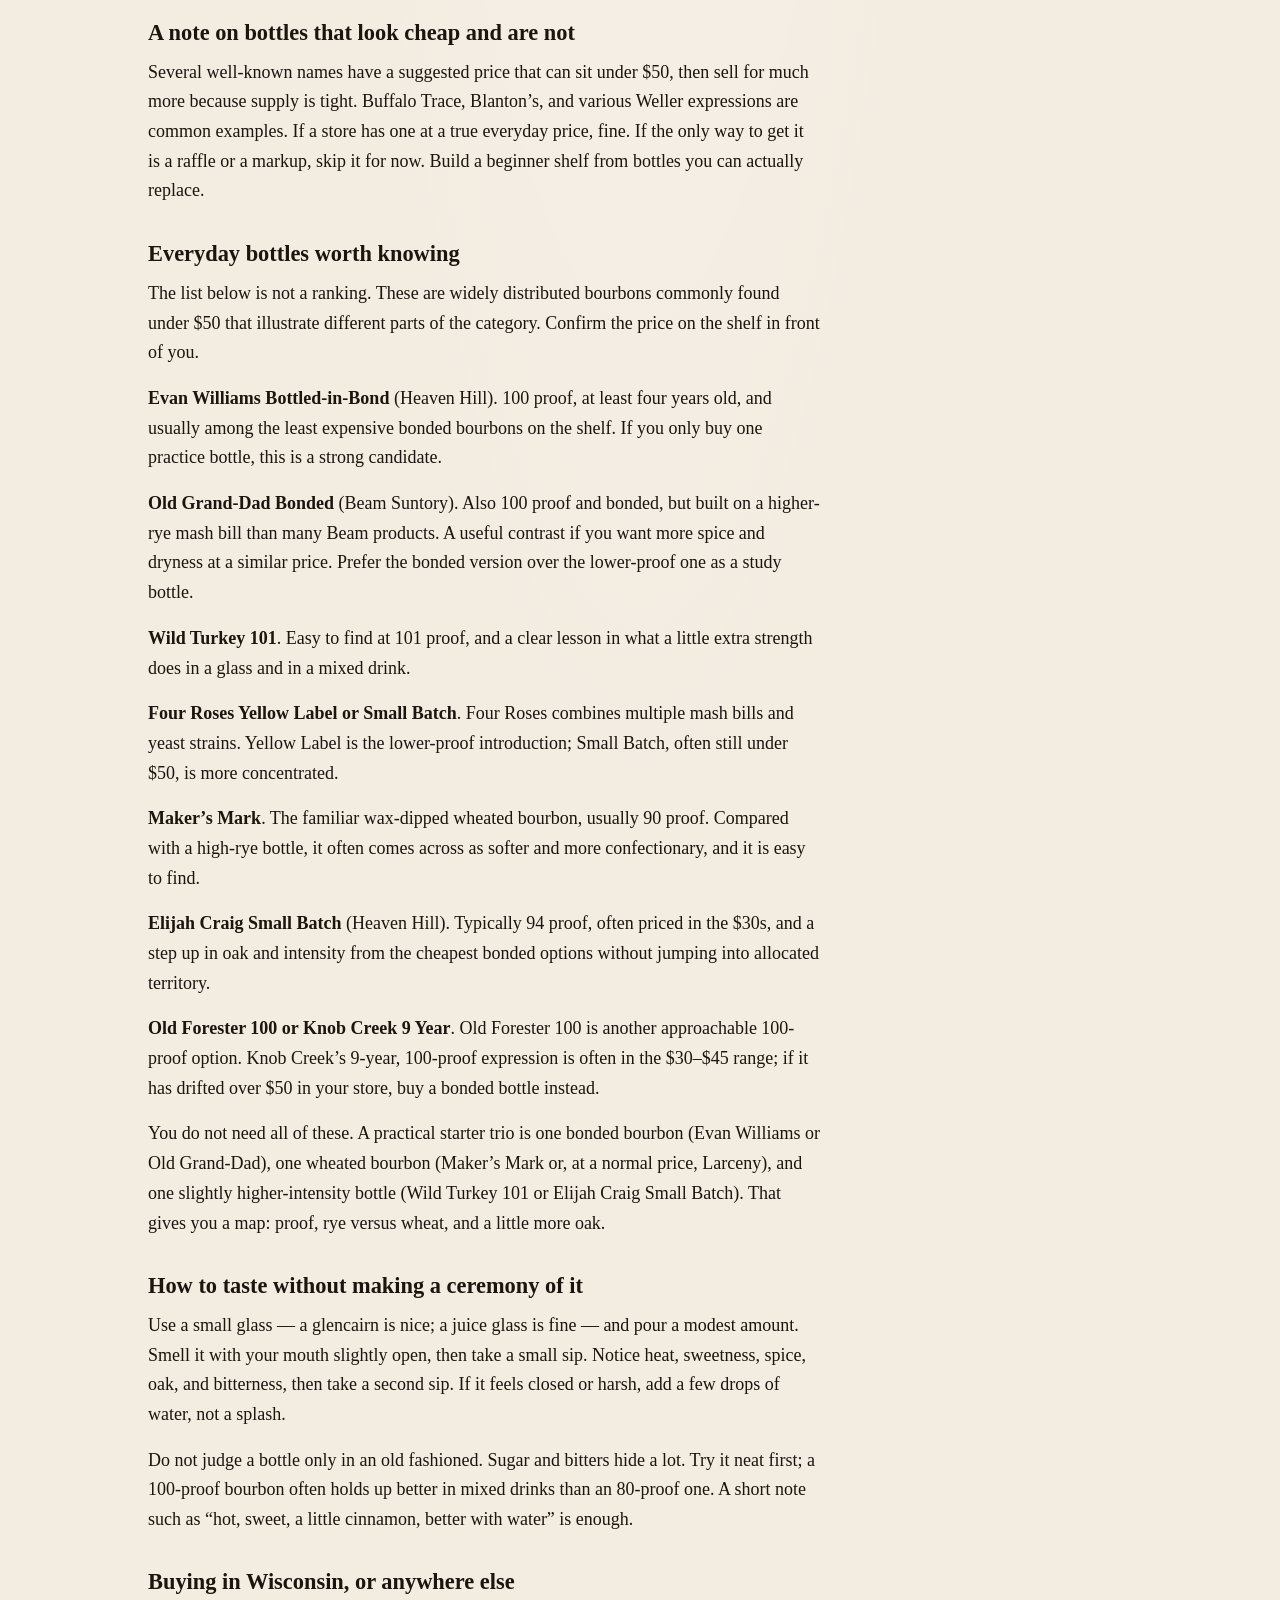
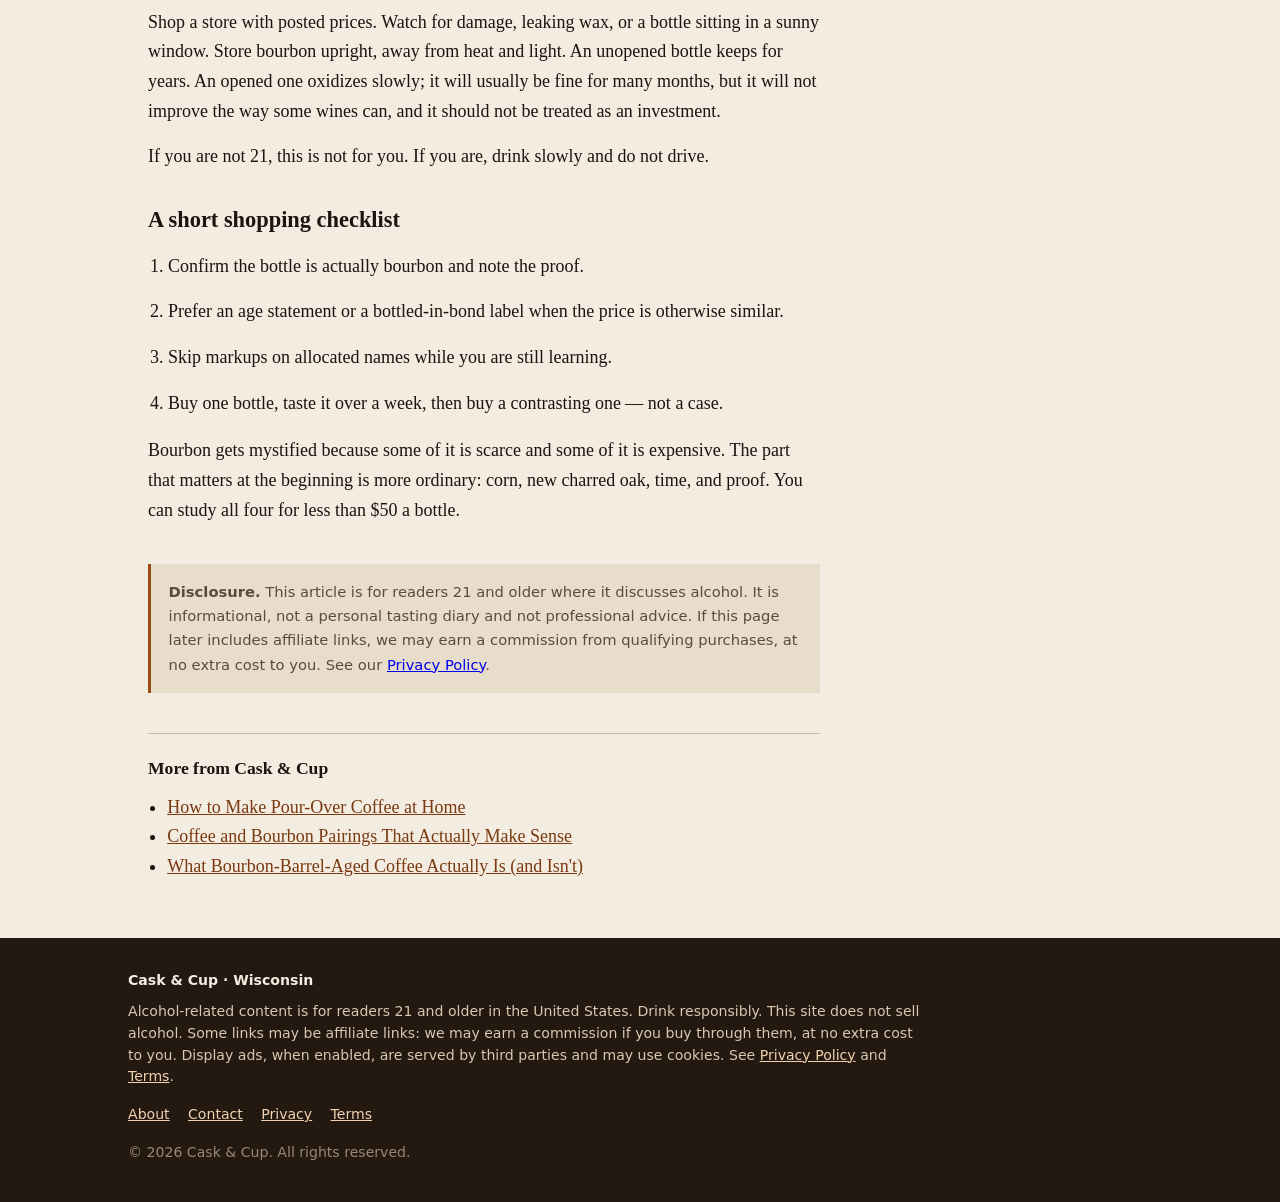
<file: posts/beginners-bourbon-under-50/index.html>
<!DOCTYPE html>
<html lang="en">
<head>
  <meta charset="utf-8">
  <meta name="viewport" content="width=device-width, initial-scale=1">
  <title>A Beginner&#39;s Guide to Bourbon Under $50 — Cask &amp; Cup</title>
  <meta name="description" content="How to read a bourbon label, what bottled-in-bond actually means, and everyday bottles commonly found under $50 — without chasing allocated unicorns.">
  <meta name="author" content="Cask &amp; Cup">
  <meta name="color-scheme" content="light">
  <link rel="icon" href="https://arikamb.github.io/img/favicon.svg" type="image/svg+xml">
  <link rel="stylesheet" href="https://arikamb.github.io/css/style.css">
<link rel="canonical" href="https://arikamb.github.io/posts/beginners-bourbon-under-50/">  <meta property="og:site_name" content="Cask &amp; Cup">
  <meta property="og:title" content="A Beginner&#39;s Guide to Bourbon Under $50">
  <meta property="og:description" content="How to read a bourbon label, what bottled-in-bond actually means, and everyday bottles commonly found under $50 — without chasing allocated unicorns.">
  <meta property="og:type" content="article">
<meta property="og:url" content="https://arikamb.github.io/posts/beginners-bourbon-under-50/">  <!-- ADSENSE PLACEHOLDER
       Set site.adsense_client in generate.py after approval, then rebuild.
       Google's snippet looks like this:
  <script async src="https://pagead2.googlesyndication.com/pagead/js/adsbygoogle.js?client=ca-pub-XXXXXXXXXXXXXXXX" crossorigin="anonymous"></script>
  -->
</head>
<body>
  <a class="skip-link" href="#main">Skip to content</a>
  <header class="site-header">
    <div class="header-inner">
      <a class="wordmark" href="https://arikamb.github.io/">
        <img class="mark" src="https://arikamb.github.io/img/mark.svg" width="36" height="36" alt="">
        <span class="wordmark-text">
          <span class="name">Cask &amp; Cup</span>
          <span class="tag">Coffee, bourbon, and the space between</span>
        </span>
      </a>
      <input type="checkbox" id="nav-toggle" class="nav-toggle" hidden>
      <label for="nav-toggle" class="nav-button" aria-label="Open menu"><span></span></label>
      <nav class="nav" aria-label="Primary">
        <a href="https://arikamb.github.io/">Journal</a>
        <a href="https://arikamb.github.io/about/">About</a>
        <a href="https://arikamb.github.io/contact/">Contact</a>
      </nav>
    </div>
  </header>

  <p class="notices" role="note">
    <span>For readers 21+ when the topic is alcohol. Drink responsibly.</span>
    <span>Some links may be affiliates; we may earn a commission if you buy through them, at no extra cost to you.</span>
  </p>

  <main id="main">
<article class="article">
  <header class="article-header">
    <p class="meta">
      <time datetime="2026-11-25">November 25, 2026</time>
      <span aria-hidden="true">·</span>
      <span>5 min read</span>
    </p>
    <h1>A Beginner&#39;s Guide to Bourbon Under $50</h1>
    <p class="tags"><span>bourbon</span><span>beginners</span><span>shopping</span></p>
  </header>

  <!-- ADSENSE IN-ARTICLE SLOT (leave empty until a unit ID is issued)
  <div class="ad-slot" aria-hidden="true"></div>
  -->

  <div class="prose">
    <p>You do not need a rare bottle or a tasting-club membership to understand bourbon. Some of the most instructive bottles on the shelf cost less than a nice dinner out. This guide covers what bourbon is, how to read a label, and which widely available bottles under $50 are useful starting points. Prices move by state, store, and season — including in Wisconsin — so treat every figure here as a typical range, not a promise.</p>
<h2 id="what-makes-bourbon-bourbon">What makes bourbon bourbon</h2>
<p>Under U.S. federal rules, bourbon has to be made in the United States from a grain mixture that is at least 51 percent corn. It must be distilled to no more than 160 proof (80 percent alcohol by volume), enter a new charred oak container at no more than 125 proof, and be bottled at no less than 80 proof. Flavoring, coloring, and other additives are not allowed. Water is. New charred oak is the main source of vanilla, caramel, spice, and color. Corn supplies sweetness. The rest of the mash bill — usually rye or wheat, plus a little malted barley — changes the accent: rye often reads as spice or dryness, wheat as softer bread and caramel.</p>
<p>Two label phrases are worth memorizing.</p>
<p><strong>Straight bourbon</strong> means the whiskey has been aged at least two years and meets the additive rules above. If it is less than four years old, the label must state the age.</p>
<p><strong>Bottled-in-bond</strong> is an old consumer-protection standard from the Bottled-in-Bond Act of 1897. A bonded bourbon is straight, aged at least four years in a bonded warehouse, bottled at exactly 100 proof, and the product of one distillery in one distilling season (spring or fall). The distillery has to be named. For a beginner, bonded bottles are one of the most reliable quality floors on a budget.</p>
<p>Kentucky produces the large majority of bourbon, but bourbon can legally be made in any U.S. state. &ldquo;Kentucky bourbon&rdquo; on a label has additional state requirements.</p>
<h2 id="how-to-read-the-rest-of-the-label">How to read the rest of the label</h2>
<p><strong>Proof</strong> is twice the alcohol by volume. An 80-proof bourbon is 40 percent ABV; 100 proof is 50 percent. Higher proof is not automatically better, but it is more intense, and a few drops of water will often open it up.</p>
<p><strong>Age statements</strong> tell you the age of the youngest whiskey in the bottle. No age statement is not inherently a warning — many solid everyday bottles do not carry one — but it also means you cannot use age as a comparison point.</p>
<p><strong>Mash bill</strong> is not always disclosed. &ldquo;High-rye&rdquo; generally means a noticeable rye share; &ldquo;wheated&rdquo; means wheat is the flavoring grain instead of rye. &ldquo;Single barrel&rdquo; and &ldquo;small batch&rdquo; are looser terms than bottled-in-bond: the first means one barrel, so bottles can vary; the second usually means a limited blend, but the number is up to the producer.</p>
<h2 id="a-note-on-bottles-that-look-cheap-and-are-not">A note on bottles that look cheap and are not</h2>
<p>Several well-known names have a suggested price that can sit under $50, then sell for much more because supply is tight. Buffalo Trace, Blanton&rsquo;s, and various Weller expressions are common examples. If a store has one at a true everyday price, fine. If the only way to get it is a raffle or a markup, skip it for now. Build a beginner shelf from bottles you can actually replace.</p>
<h2 id="everyday-bottles-worth-knowing">Everyday bottles worth knowing</h2>
<p>The list below is not a ranking. These are widely distributed bourbons commonly found under $50 that illustrate different parts of the category. Confirm the price on the shelf in front of you.</p>
<p><strong>Evan Williams Bottled-in-Bond</strong> (Heaven Hill). 100 proof, at least four years old, and usually among the least expensive bonded bourbons on the shelf. If you only buy one practice bottle, this is a strong candidate.</p>
<p><strong>Old Grand-Dad Bonded</strong> (Beam Suntory). Also 100 proof and bonded, but built on a higher-rye mash bill than many Beam products. A useful contrast if you want more spice and dryness at a similar price. Prefer the bonded version over the lower-proof one as a study bottle.</p>
<p><strong>Wild Turkey 101</strong>. Easy to find at 101 proof, and a clear lesson in what a little extra strength does in a glass and in a mixed drink.</p>
<p><strong>Four Roses Yellow Label or Small Batch</strong>. Four Roses combines multiple mash bills and yeast strains. Yellow Label is the lower-proof introduction; Small Batch, often still under $50, is more concentrated.</p>
<p><strong>Maker&rsquo;s Mark</strong>. The familiar wax-dipped wheated bourbon, usually 90 proof. Compared with a high-rye bottle, it often comes across as softer and more confectionary, and it is easy to find.</p>
<p><strong>Elijah Craig Small Batch</strong> (Heaven Hill). Typically 94 proof, often priced in the $30s, and a step up in oak and intensity from the cheapest bonded options without jumping into allocated territory.</p>
<p><strong>Old Forester 100 or Knob Creek 9 Year</strong>. Old Forester 100 is another approachable 100-proof option. Knob Creek&rsquo;s 9-year, 100-proof expression is often in the $30–$45 range; if it has drifted over $50 in your store, buy a bonded bottle instead.</p>
<p>You do not need all of these. A practical starter trio is one bonded bourbon (Evan Williams or Old Grand-Dad), one wheated bourbon (Maker&rsquo;s Mark or, at a normal price, Larceny), and one slightly higher-intensity bottle (Wild Turkey 101 or Elijah Craig Small Batch). That gives you a map: proof, rye versus wheat, and a little more oak.</p>
<h2 id="how-to-taste-without-making-a-ceremony-of-it">How to taste without making a ceremony of it</h2>
<p>Use a small glass — a glencairn is nice; a juice glass is fine — and pour a modest amount. Smell it with your mouth slightly open, then take a small sip. Notice heat, sweetness, spice, oak, and bitterness, then take a second sip. If it feels closed or harsh, add a few drops of water, not a splash.</p>
<p>Do not judge a bottle only in an old fashioned. Sugar and bitters hide a lot. Try it neat first; a 100-proof bourbon often holds up better in mixed drinks than an 80-proof one. A short note such as &ldquo;hot, sweet, a little cinnamon, better with water&rdquo; is enough.</p>
<h2 id="buying-in-wisconsin-or-anywhere-else">Buying in Wisconsin, or anywhere else</h2>
<p>Shop a store with posted prices. Watch for damage, leaking wax, or a bottle sitting in a sunny window. Store bourbon upright, away from heat and light. An unopened bottle keeps for years. An opened one oxidizes slowly; it will usually be fine for many months, but it will not improve the way some wines can, and it should not be treated as an investment.</p>
<p>If you are not 21, this is not for you. If you are, drink slowly and do not drive.</p>
<h2 id="a-short-shopping-checklist">A short shopping checklist</h2>
<ol>
<li>Confirm the bottle is actually bourbon and note the proof.</li>
<li>Prefer an age statement or a bottled-in-bond label when the price is otherwise similar.</li>
<li>Skip markups on allocated names while you are still learning.</li>
<li>Buy one bottle, taste it over a week, then buy a contrasting one — not a case.</li>
</ol>
<p>Bourbon gets mystified because some of it is scarce and some of it is expensive. The part that matters at the beginning is more ordinary: corn, new charred oak, time, and proof. You can study all four for less than $50 a bottle.</p>
  </div>

  <aside class="disclosure">
    <p><strong>Disclosure.</strong> This article is for readers 21 and older where it discusses alcohol. It is informational, not a personal tasting diary and not professional advice. If this page later includes affiliate links, we may earn a commission from qualifying purchases, at no extra cost to you. See our <a href="https://arikamb.github.io/privacy/">Privacy Policy</a>.</p>
  </aside>
</article>

<nav class="more-posts" aria-label="More articles">
  <h2>More from Cask &amp; Cup</h2>
  <ul>
      <li><a href="https://arikamb.github.io/posts/home-pour-over-guide/">How to Make Pour-Over Coffee at Home</a></li>
      <li><a href="https://arikamb.github.io/posts/coffee-and-bourbon-pairings/">Coffee and Bourbon Pairings That Actually Make Sense</a></li>
      <li><a href="https://arikamb.github.io/posts/bourbon-barrel-aged-coffee/">What Bourbon-Barrel-Aged Coffee Actually Is (and Isn&#39;t)</a></li>
  </ul>
</nav>
  </main>

  <footer class="site-footer">
    <div class="footer-inner">
      <p class="footer-brand">Cask &amp; Cup · Wisconsin</p>
      <p class="footer-legal">
        Alcohol-related content is for readers 21 and older in the United States.
        Drink responsibly. This site does not sell alcohol.
        Some links may be affiliate links: we may earn a commission if you buy through them, at no extra cost to you.
        Display ads, when enabled, are served by third parties and may use cookies.
        See <a href="https://arikamb.github.io/privacy/">Privacy Policy</a> and
        <a href="https://arikamb.github.io/terms/">Terms</a>.
      </p>
      <nav class="footer-nav" aria-label="Footer">
        <a href="https://arikamb.github.io/about/">About</a>
        <a href="https://arikamb.github.io/contact/">Contact</a>
        <a href="https://arikamb.github.io/privacy/">Privacy</a>
        <a href="https://arikamb.github.io/terms/">Terms</a>
      </nav>
      <p class="copyright">© 2026 Cask &amp; Cup. All rights reserved.</p>
    </div>
  </footer>
</body>
</html>
</file>
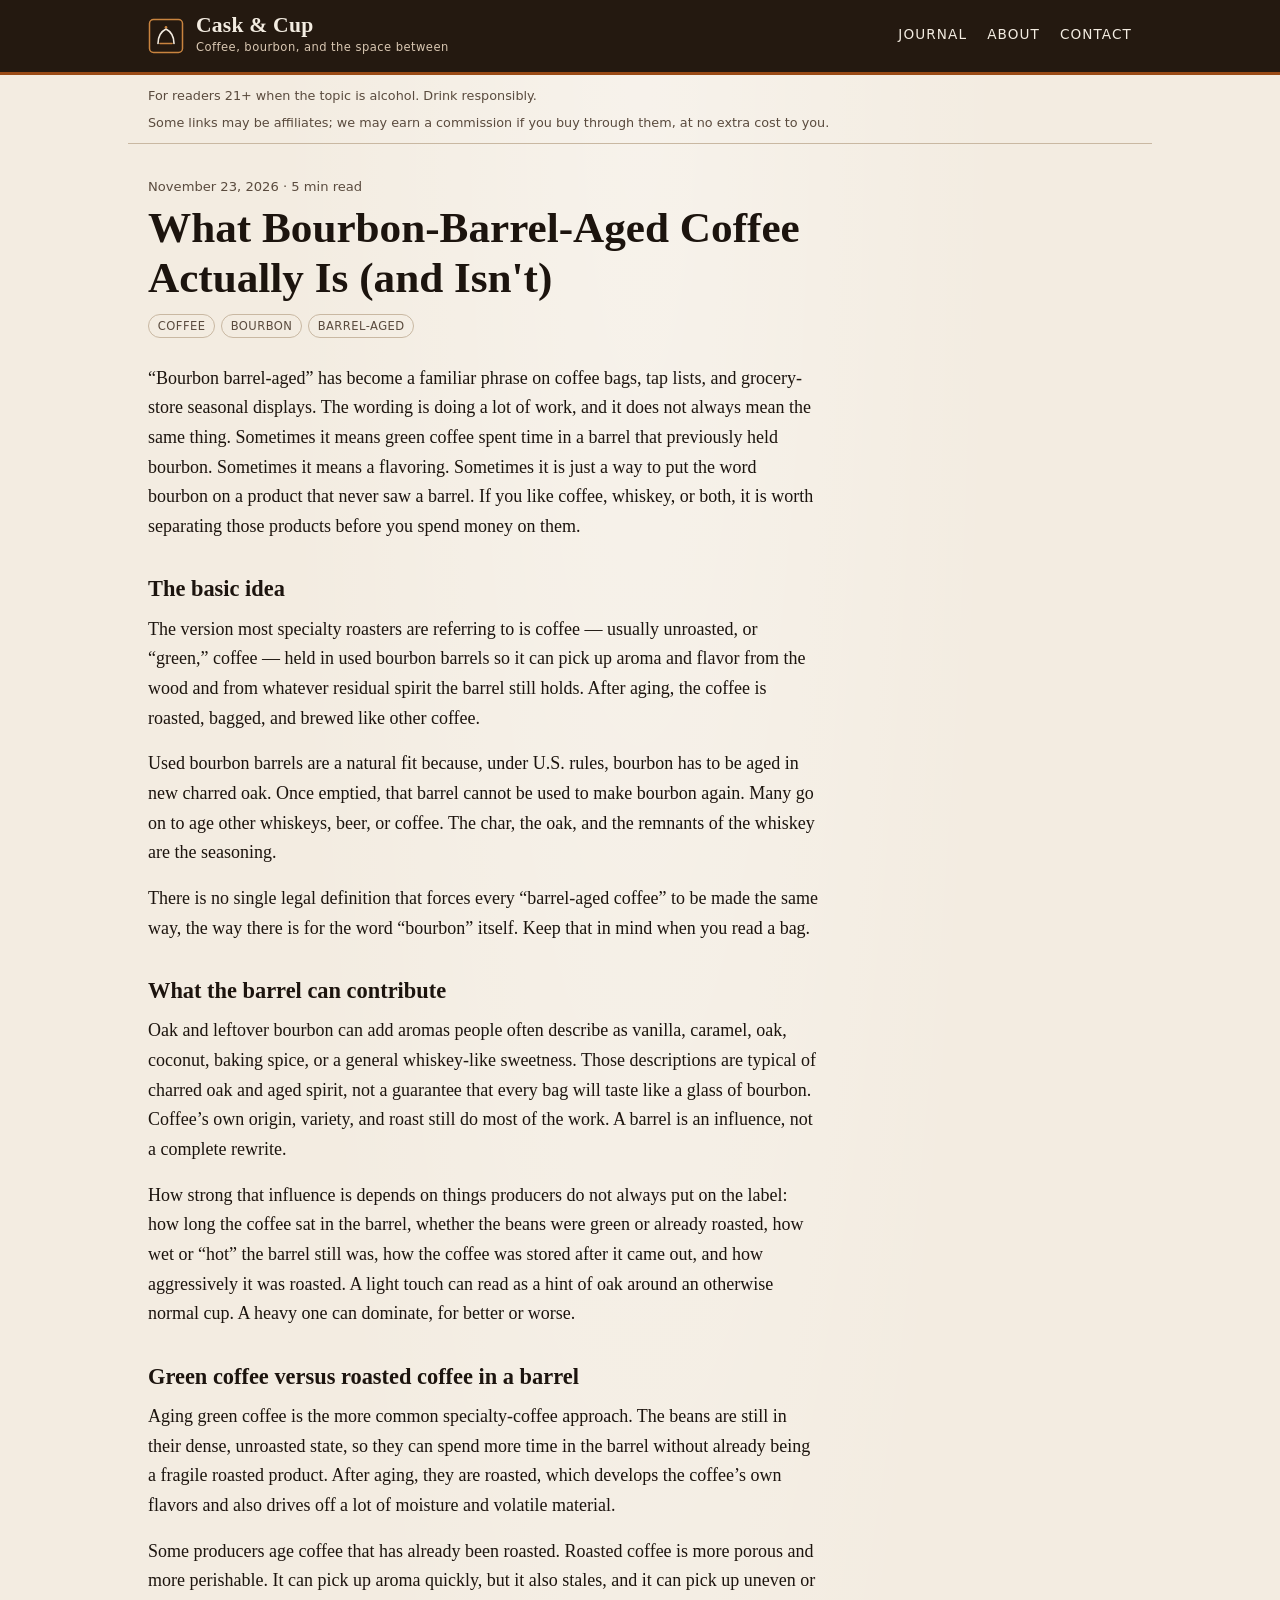
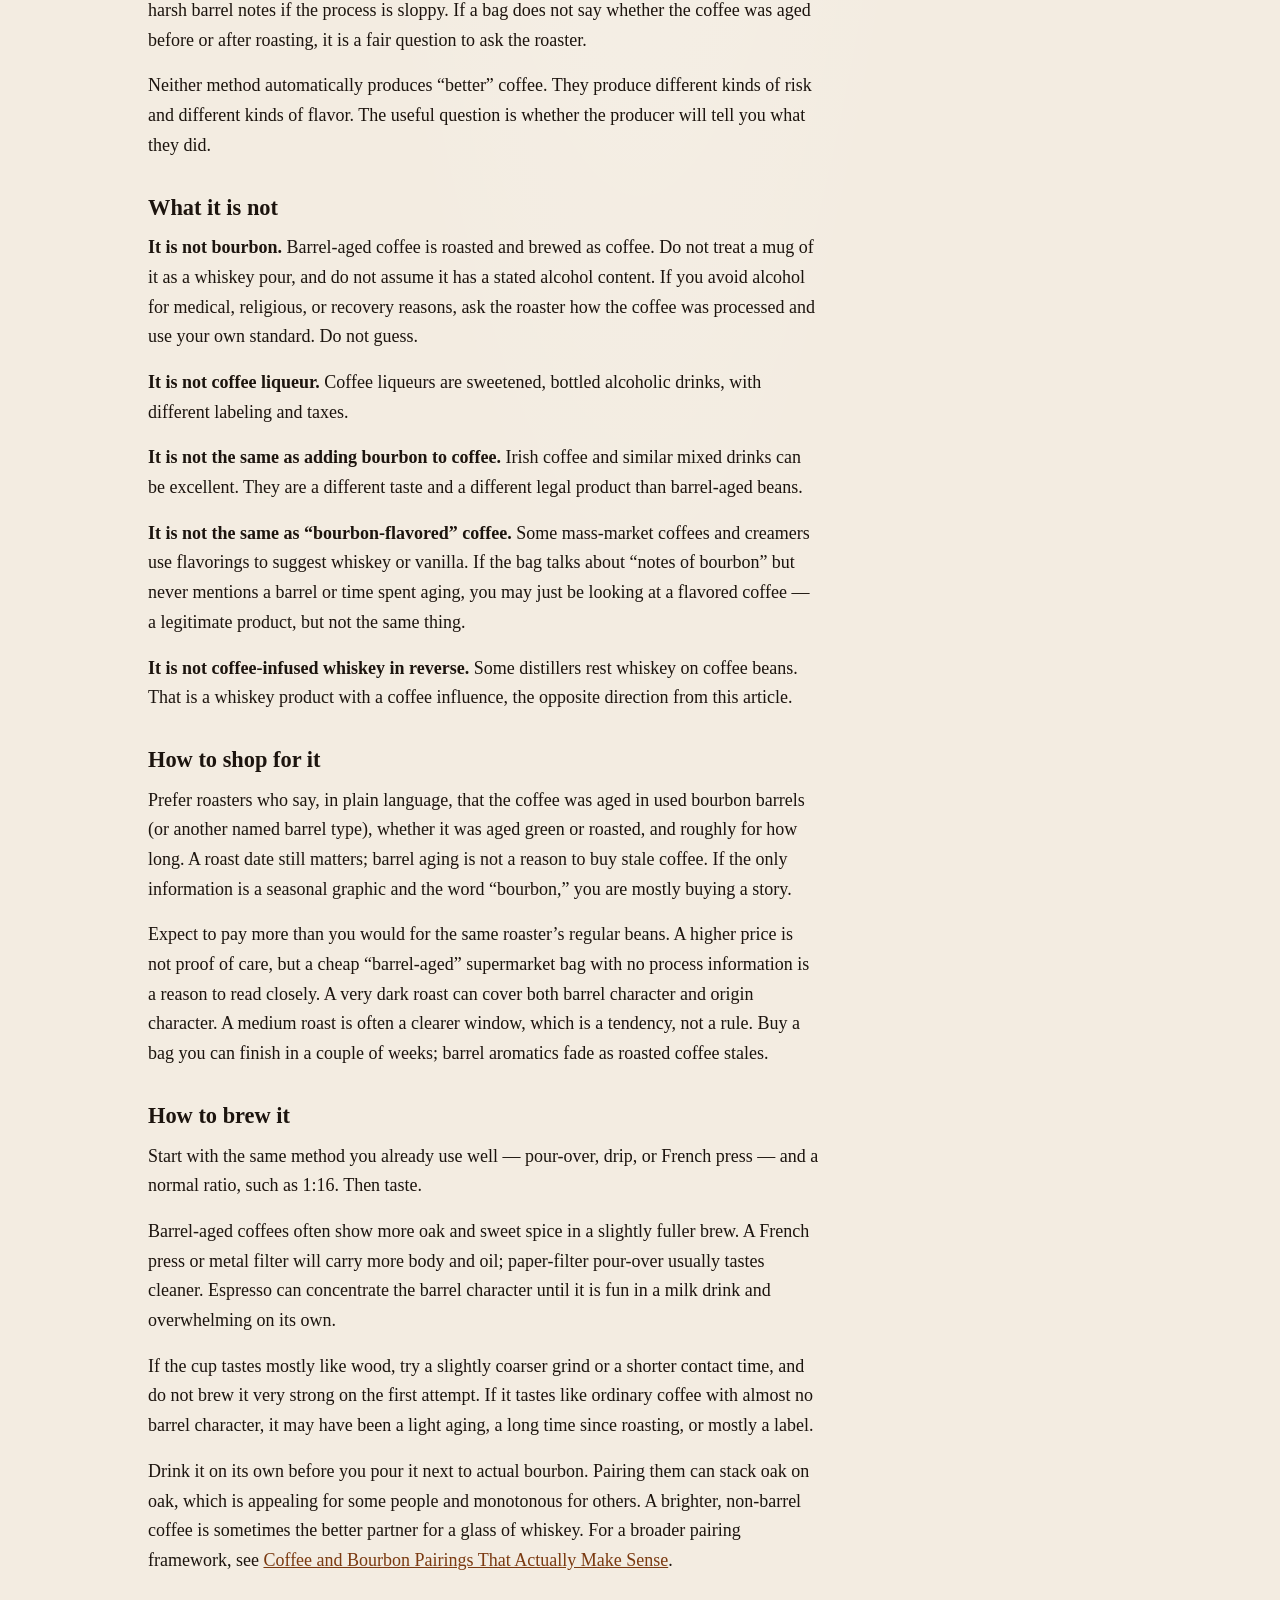
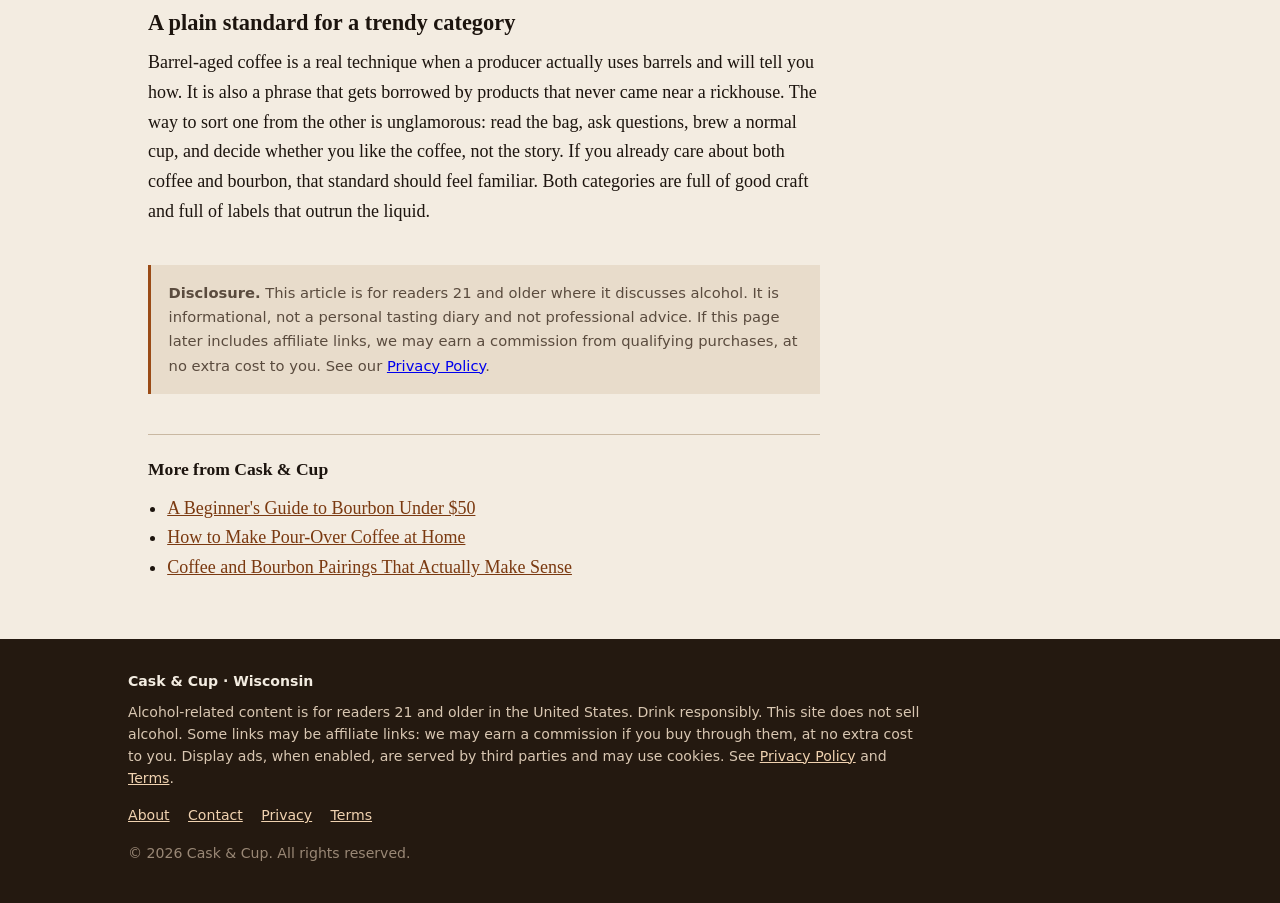
<file: posts/bourbon-barrel-aged-coffee/index.html>
<!DOCTYPE html>
<html lang="en">
<head>
  <meta charset="utf-8">
  <meta name="viewport" content="width=device-width, initial-scale=1">
  <title>What Bourbon-Barrel-Aged Coffee Actually Is (and Isn&#39;t) — Cask &amp; Cup</title>
  <meta name="description" content="How barrel-aged coffee is made, how it differs from flavored coffee and coffee liqueur, and how to shop for and brew a bag that actually spent time in a barrel.">
  <meta name="author" content="Cask &amp; Cup">
  <meta name="color-scheme" content="light">
  <link rel="icon" href="https://arikamb.github.io/img/favicon.svg" type="image/svg+xml">
  <link rel="stylesheet" href="https://arikamb.github.io/css/style.css">
<link rel="canonical" href="https://arikamb.github.io/posts/bourbon-barrel-aged-coffee/">  <meta property="og:site_name" content="Cask &amp; Cup">
  <meta property="og:title" content="What Bourbon-Barrel-Aged Coffee Actually Is (and Isn&#39;t)">
  <meta property="og:description" content="How barrel-aged coffee is made, how it differs from flavored coffee and coffee liqueur, and how to shop for and brew a bag that actually spent time in a barrel.">
  <meta property="og:type" content="article">
<meta property="og:url" content="https://arikamb.github.io/posts/bourbon-barrel-aged-coffee/">  <!-- ADSENSE PLACEHOLDER
       Set site.adsense_client in generate.py after approval, then rebuild.
       Google's snippet looks like this:
  <script async src="https://pagead2.googlesyndication.com/pagead/js/adsbygoogle.js?client=ca-pub-XXXXXXXXXXXXXXXX" crossorigin="anonymous"></script>
  -->
</head>
<body>
  <a class="skip-link" href="#main">Skip to content</a>
  <header class="site-header">
    <div class="header-inner">
      <a class="wordmark" href="https://arikamb.github.io/">
        <img class="mark" src="https://arikamb.github.io/img/mark.svg" width="36" height="36" alt="">
        <span class="wordmark-text">
          <span class="name">Cask &amp; Cup</span>
          <span class="tag">Coffee, bourbon, and the space between</span>
        </span>
      </a>
      <input type="checkbox" id="nav-toggle" class="nav-toggle" hidden>
      <label for="nav-toggle" class="nav-button" aria-label="Open menu"><span></span></label>
      <nav class="nav" aria-label="Primary">
        <a href="https://arikamb.github.io/">Journal</a>
        <a href="https://arikamb.github.io/about/">About</a>
        <a href="https://arikamb.github.io/contact/">Contact</a>
      </nav>
    </div>
  </header>

  <p class="notices" role="note">
    <span>For readers 21+ when the topic is alcohol. Drink responsibly.</span>
    <span>Some links may be affiliates; we may earn a commission if you buy through them, at no extra cost to you.</span>
  </p>

  <main id="main">
<article class="article">
  <header class="article-header">
    <p class="meta">
      <time datetime="2026-11-23">November 23, 2026</time>
      <span aria-hidden="true">·</span>
      <span>5 min read</span>
    </p>
    <h1>What Bourbon-Barrel-Aged Coffee Actually Is (and Isn&#39;t)</h1>
    <p class="tags"><span>coffee</span><span>bourbon</span><span>barrel-aged</span></p>
  </header>

  <!-- ADSENSE IN-ARTICLE SLOT (leave empty until a unit ID is issued)
  <div class="ad-slot" aria-hidden="true"></div>
  -->

  <div class="prose">
    <p>&ldquo;Bourbon barrel-aged&rdquo; has become a familiar phrase on coffee bags, tap lists, and grocery-store seasonal displays. The wording is doing a lot of work, and it does not always mean the same thing. Sometimes it means green coffee spent time in a barrel that previously held bourbon. Sometimes it means a flavoring. Sometimes it is just a way to put the word bourbon on a product that never saw a barrel. If you like coffee, whiskey, or both, it is worth separating those products before you spend money on them.</p>
<h2 id="the-basic-idea">The basic idea</h2>
<p>The version most specialty roasters are referring to is coffee — usually unroasted, or &ldquo;green,&rdquo; coffee — held in used bourbon barrels so it can pick up aroma and flavor from the wood and from whatever residual spirit the barrel still holds. After aging, the coffee is roasted, bagged, and brewed like other coffee.</p>
<p>Used bourbon barrels are a natural fit because, under U.S. rules, bourbon has to be aged in new charred oak. Once emptied, that barrel cannot be used to make bourbon again. Many go on to age other whiskeys, beer, or coffee. The char, the oak, and the remnants of the whiskey are the seasoning.</p>
<p>There is no single legal definition that forces every &ldquo;barrel-aged coffee&rdquo; to be made the same way, the way there is for the word &ldquo;bourbon&rdquo; itself. Keep that in mind when you read a bag.</p>
<h2 id="what-the-barrel-can-contribute">What the barrel can contribute</h2>
<p>Oak and leftover bourbon can add aromas people often describe as vanilla, caramel, oak, coconut, baking spice, or a general whiskey-like sweetness. Those descriptions are typical of charred oak and aged spirit, not a guarantee that every bag will taste like a glass of bourbon. Coffee&rsquo;s own origin, variety, and roast still do most of the work. A barrel is an influence, not a complete rewrite.</p>
<p>How strong that influence is depends on things producers do not always put on the label: how long the coffee sat in the barrel, whether the beans were green or already roasted, how wet or &ldquo;hot&rdquo; the barrel still was, how the coffee was stored after it came out, and how aggressively it was roasted. A light touch can read as a hint of oak around an otherwise normal cup. A heavy one can dominate, for better or worse.</p>
<h2 id="green-coffee-versus-roasted-coffee-in-a-barrel">Green coffee versus roasted coffee in a barrel</h2>
<p>Aging green coffee is the more common specialty-coffee approach. The beans are still in their dense, unroasted state, so they can spend more time in the barrel without already being a fragile roasted product. After aging, they are roasted, which develops the coffee&rsquo;s own flavors and also drives off a lot of moisture and volatile material.</p>
<p>Some producers age coffee that has already been roasted. Roasted coffee is more porous and more perishable. It can pick up aroma quickly, but it also stales, and it can pick up uneven or harsh barrel notes if the process is sloppy. If a bag does not say whether the coffee was aged before or after roasting, it is a fair question to ask the roaster.</p>
<p>Neither method automatically produces &ldquo;better&rdquo; coffee. They produce different kinds of risk and different kinds of flavor. The useful question is whether the producer will tell you what they did.</p>
<h2 id="what-it-is-not">What it is not</h2>
<p><strong>It is not bourbon.</strong> Barrel-aged coffee is roasted and brewed as coffee. Do not treat a mug of it as a whiskey pour, and do not assume it has a stated alcohol content. If you avoid alcohol for medical, religious, or recovery reasons, ask the roaster how the coffee was processed and use your own standard. Do not guess.</p>
<p><strong>It is not coffee liqueur.</strong> Coffee liqueurs are sweetened, bottled alcoholic drinks, with different labeling and taxes.</p>
<p><strong>It is not the same as adding bourbon to coffee.</strong> Irish coffee and similar mixed drinks can be excellent. They are a different taste and a different legal product than barrel-aged beans.</p>
<p><strong>It is not the same as &ldquo;bourbon-flavored&rdquo; coffee.</strong> Some mass-market coffees and creamers use flavorings to suggest whiskey or vanilla. If the bag talks about &ldquo;notes of bourbon&rdquo; but never mentions a barrel or time spent aging, you may just be looking at a flavored coffee — a legitimate product, but not the same thing.</p>
<p><strong>It is not coffee-infused whiskey in reverse.</strong> Some distillers rest whiskey on coffee beans. That is a whiskey product with a coffee influence, the opposite direction from this article.</p>
<h2 id="how-to-shop-for-it">How to shop for it</h2>
<p>Prefer roasters who say, in plain language, that the coffee was aged in used bourbon barrels (or another named barrel type), whether it was aged green or roasted, and roughly for how long. A roast date still matters; barrel aging is not a reason to buy stale coffee. If the only information is a seasonal graphic and the word &ldquo;bourbon,&rdquo; you are mostly buying a story.</p>
<p>Expect to pay more than you would for the same roaster&rsquo;s regular beans. A higher price is not proof of care, but a cheap &ldquo;barrel-aged&rdquo; supermarket bag with no process information is a reason to read closely. A very dark roast can cover both barrel character and origin character. A medium roast is often a clearer window, which is a tendency, not a rule. Buy a bag you can finish in a couple of weeks; barrel aromatics fade as roasted coffee stales.</p>
<h2 id="how-to-brew-it">How to brew it</h2>
<p>Start with the same method you already use well — pour-over, drip, or French press — and a normal ratio, such as 1:16. Then taste.</p>
<p>Barrel-aged coffees often show more oak and sweet spice in a slightly fuller brew. A French press or metal filter will carry more body and oil; paper-filter pour-over usually tastes cleaner. Espresso can concentrate the barrel character until it is fun in a milk drink and overwhelming on its own.</p>
<p>If the cup tastes mostly like wood, try a slightly coarser grind or a shorter contact time, and do not brew it very strong on the first attempt. If it tastes like ordinary coffee with almost no barrel character, it may have been a light aging, a long time since roasting, or mostly a label.</p>
<p>Drink it on its own before you pour it next to actual bourbon. Pairing them can stack oak on oak, which is appealing for some people and monotonous for others. A brighter, non-barrel coffee is sometimes the better partner for a glass of whiskey. For a broader pairing framework, see <a href="/posts/coffee-and-bourbon-pairings/">Coffee and Bourbon Pairings That Actually Make Sense</a>.</p>
<h2 id="a-plain-standard-for-a-trendy-category">A plain standard for a trendy category</h2>
<p>Barrel-aged coffee is a real technique when a producer actually uses barrels and will tell you how. It is also a phrase that gets borrowed by products that never came near a rickhouse. The way to sort one from the other is unglamorous: read the bag, ask questions, brew a normal cup, and decide whether you like the coffee, not the story. If you already care about both coffee and bourbon, that standard should feel familiar. Both categories are full of good craft and full of labels that outrun the liquid.</p>
  </div>

  <aside class="disclosure">
    <p><strong>Disclosure.</strong> This article is for readers 21 and older where it discusses alcohol. It is informational, not a personal tasting diary and not professional advice. If this page later includes affiliate links, we may earn a commission from qualifying purchases, at no extra cost to you. See our <a href="https://arikamb.github.io/privacy/">Privacy Policy</a>.</p>
  </aside>
</article>

<nav class="more-posts" aria-label="More articles">
  <h2>More from Cask &amp; Cup</h2>
  <ul>
      <li><a href="https://arikamb.github.io/posts/beginners-bourbon-under-50/">A Beginner&#39;s Guide to Bourbon Under $50</a></li>
      <li><a href="https://arikamb.github.io/posts/home-pour-over-guide/">How to Make Pour-Over Coffee at Home</a></li>
      <li><a href="https://arikamb.github.io/posts/coffee-and-bourbon-pairings/">Coffee and Bourbon Pairings That Actually Make Sense</a></li>
  </ul>
</nav>
  </main>

  <footer class="site-footer">
    <div class="footer-inner">
      <p class="footer-brand">Cask &amp; Cup · Wisconsin</p>
      <p class="footer-legal">
        Alcohol-related content is for readers 21 and older in the United States.
        Drink responsibly. This site does not sell alcohol.
        Some links may be affiliate links: we may earn a commission if you buy through them, at no extra cost to you.
        Display ads, when enabled, are served by third parties and may use cookies.
        See <a href="https://arikamb.github.io/privacy/">Privacy Policy</a> and
        <a href="https://arikamb.github.io/terms/">Terms</a>.
      </p>
      <nav class="footer-nav" aria-label="Footer">
        <a href="https://arikamb.github.io/about/">About</a>
        <a href="https://arikamb.github.io/contact/">Contact</a>
        <a href="https://arikamb.github.io/privacy/">Privacy</a>
        <a href="https://arikamb.github.io/terms/">Terms</a>
      </nav>
      <p class="copyright">© 2026 Cask &amp; Cup. All rights reserved.</p>
    </div>
  </footer>
</body>
</html>
</file>
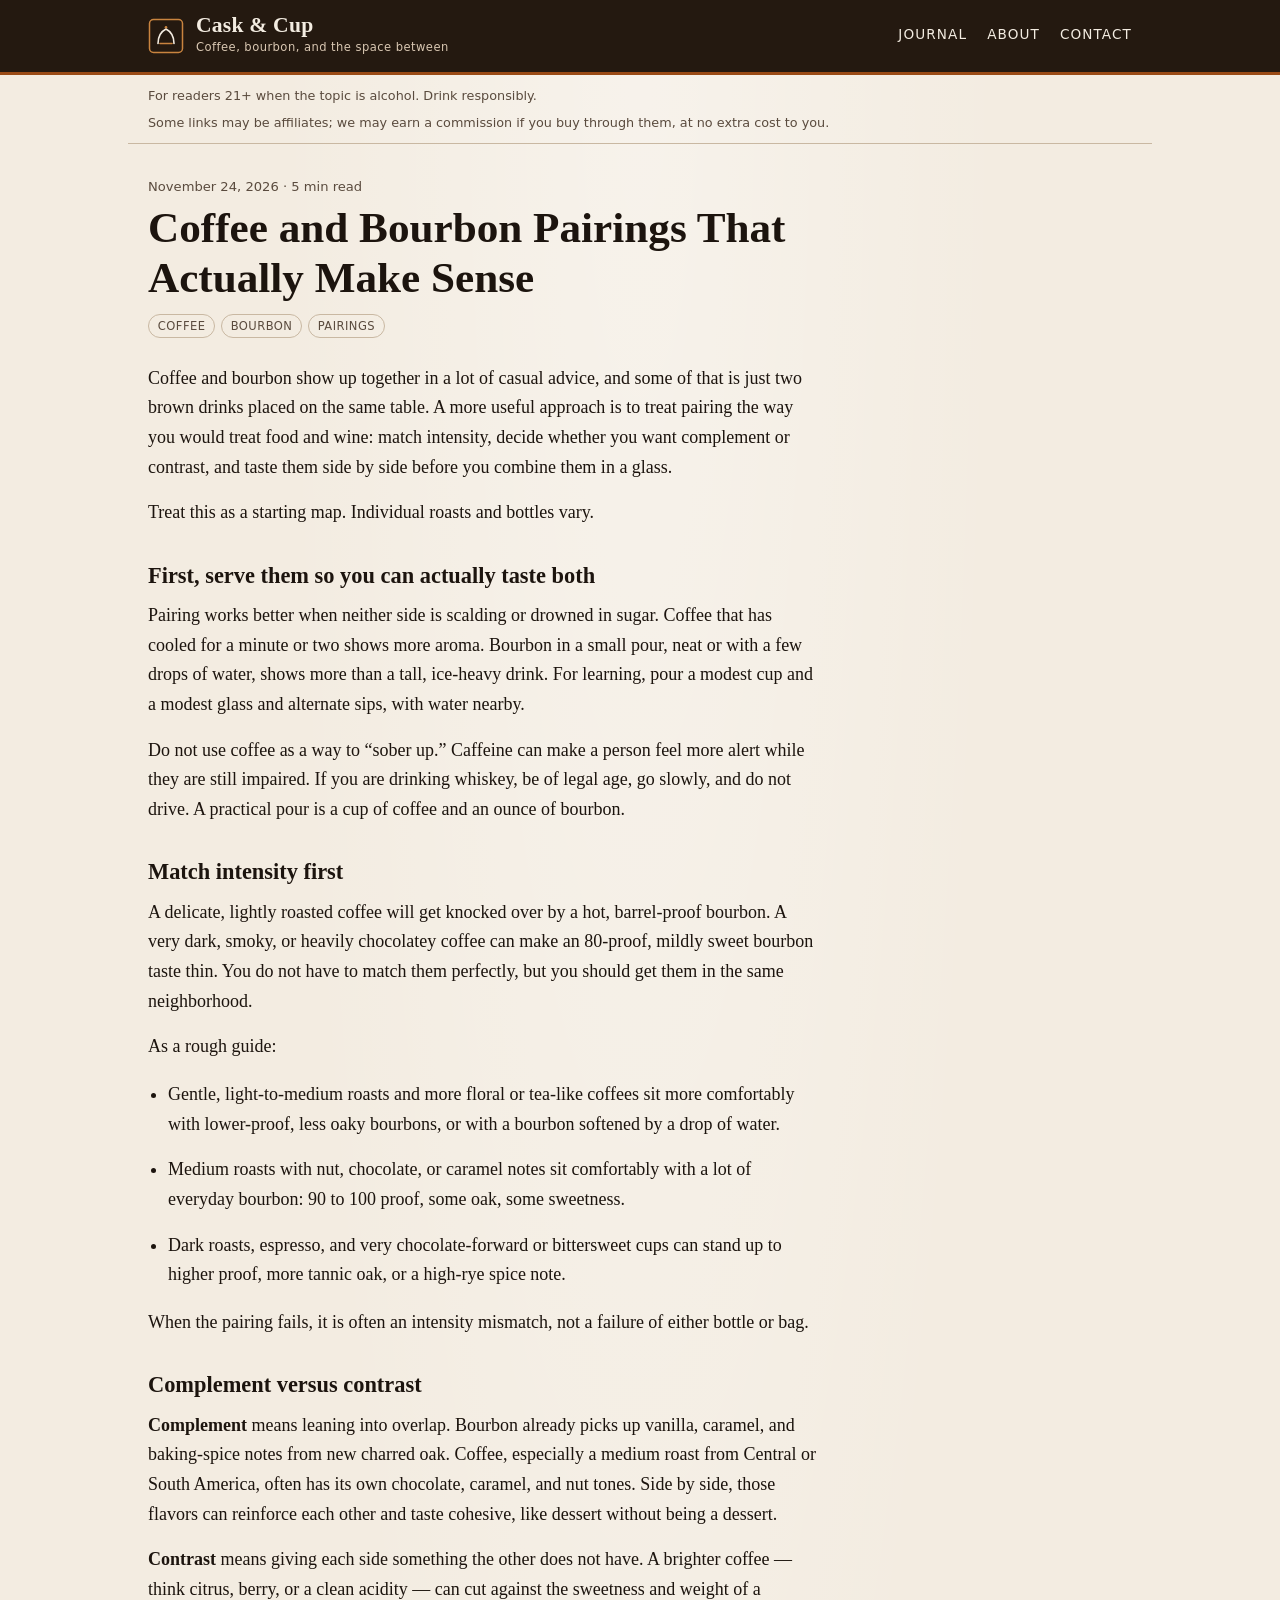
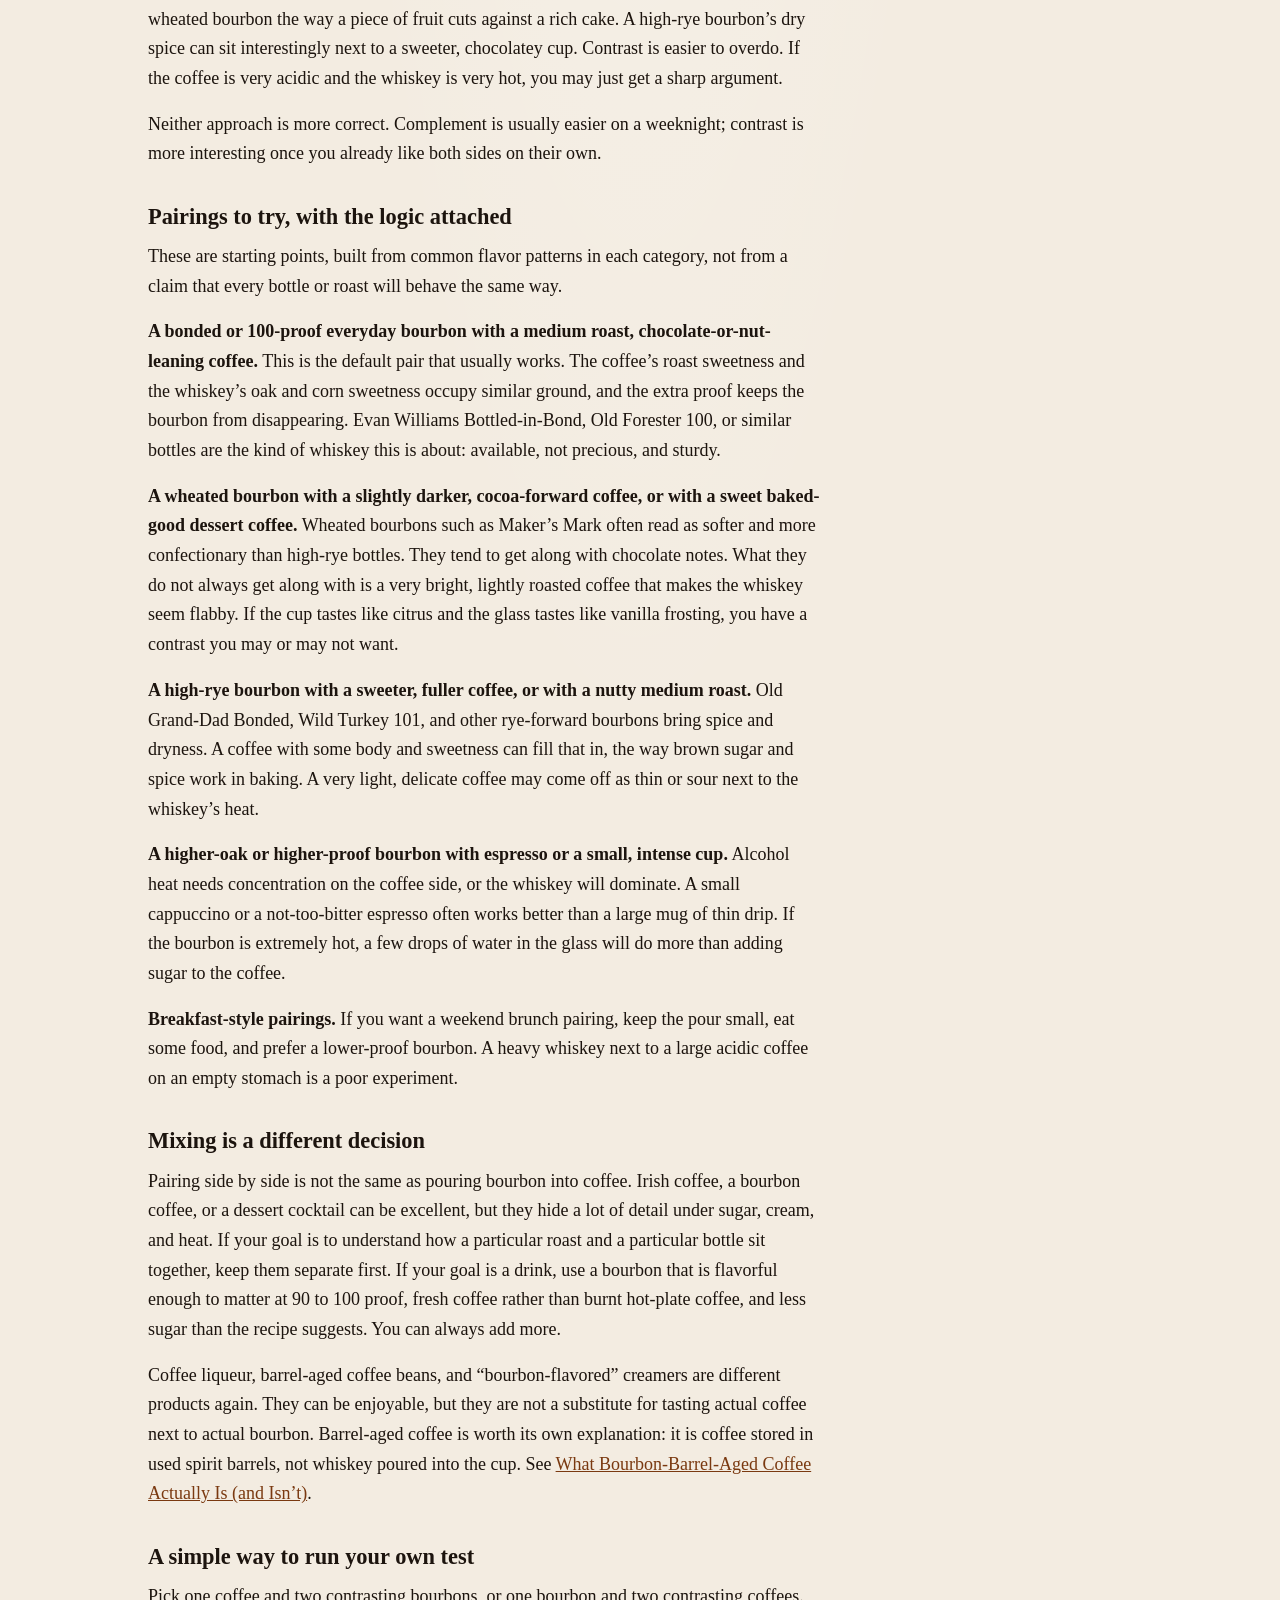
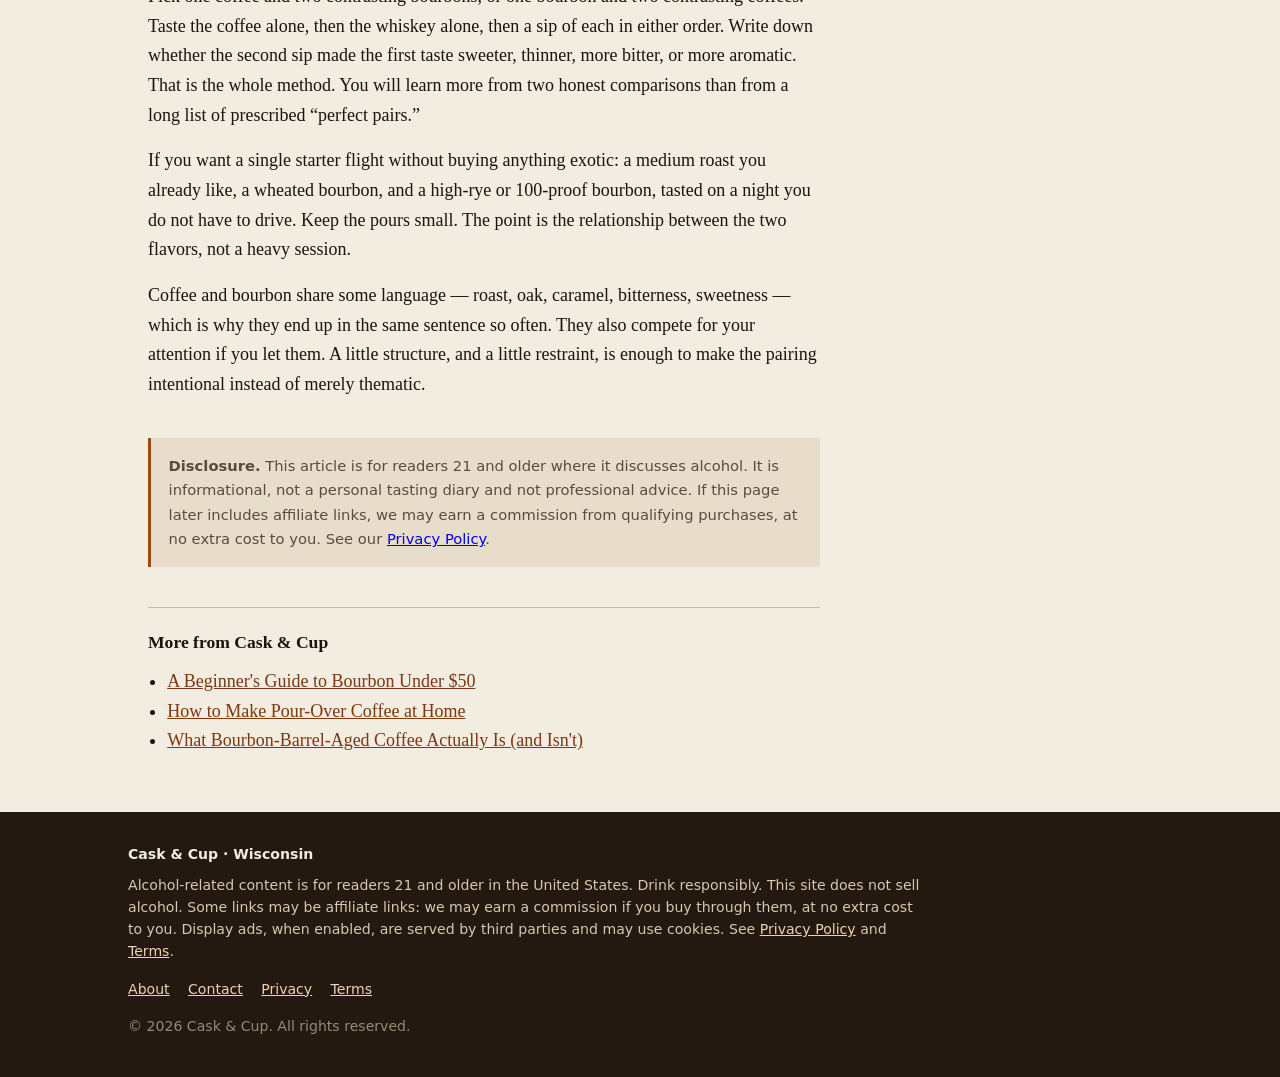
<file: posts/coffee-and-bourbon-pairings/index.html>
<!DOCTYPE html>
<html lang="en">
<head>
  <meta charset="utf-8">
  <meta name="viewport" content="width=device-width, initial-scale=1">
  <title>Coffee and Bourbon Pairings That Actually Make Sense — Cask &amp; Cup</title>
  <meta name="description" content="A simple pairing method — match intensity, then choose complement or contrast — plus starter combinations you can test with everyday coffee and everyday bourbon.">
  <meta name="author" content="Cask &amp; Cup">
  <meta name="color-scheme" content="light">
  <link rel="icon" href="https://arikamb.github.io/img/favicon.svg" type="image/svg+xml">
  <link rel="stylesheet" href="https://arikamb.github.io/css/style.css">
<link rel="canonical" href="https://arikamb.github.io/posts/coffee-and-bourbon-pairings/">  <meta property="og:site_name" content="Cask &amp; Cup">
  <meta property="og:title" content="Coffee and Bourbon Pairings That Actually Make Sense">
  <meta property="og:description" content="A simple pairing method — match intensity, then choose complement or contrast — plus starter combinations you can test with everyday coffee and everyday bourbon.">
  <meta property="og:type" content="article">
<meta property="og:url" content="https://arikamb.github.io/posts/coffee-and-bourbon-pairings/">  <!-- ADSENSE PLACEHOLDER
       Set site.adsense_client in generate.py after approval, then rebuild.
       Google's snippet looks like this:
  <script async src="https://pagead2.googlesyndication.com/pagead/js/adsbygoogle.js?client=ca-pub-XXXXXXXXXXXXXXXX" crossorigin="anonymous"></script>
  -->
</head>
<body>
  <a class="skip-link" href="#main">Skip to content</a>
  <header class="site-header">
    <div class="header-inner">
      <a class="wordmark" href="https://arikamb.github.io/">
        <img class="mark" src="https://arikamb.github.io/img/mark.svg" width="36" height="36" alt="">
        <span class="wordmark-text">
          <span class="name">Cask &amp; Cup</span>
          <span class="tag">Coffee, bourbon, and the space between</span>
        </span>
      </a>
      <input type="checkbox" id="nav-toggle" class="nav-toggle" hidden>
      <label for="nav-toggle" class="nav-button" aria-label="Open menu"><span></span></label>
      <nav class="nav" aria-label="Primary">
        <a href="https://arikamb.github.io/">Journal</a>
        <a href="https://arikamb.github.io/about/">About</a>
        <a href="https://arikamb.github.io/contact/">Contact</a>
      </nav>
    </div>
  </header>

  <p class="notices" role="note">
    <span>For readers 21+ when the topic is alcohol. Drink responsibly.</span>
    <span>Some links may be affiliates; we may earn a commission if you buy through them, at no extra cost to you.</span>
  </p>

  <main id="main">
<article class="article">
  <header class="article-header">
    <p class="meta">
      <time datetime="2026-11-24">November 24, 2026</time>
      <span aria-hidden="true">·</span>
      <span>5 min read</span>
    </p>
    <h1>Coffee and Bourbon Pairings That Actually Make Sense</h1>
    <p class="tags"><span>coffee</span><span>bourbon</span><span>pairings</span></p>
  </header>

  <!-- ADSENSE IN-ARTICLE SLOT (leave empty until a unit ID is issued)
  <div class="ad-slot" aria-hidden="true"></div>
  -->

  <div class="prose">
    <p>Coffee and bourbon show up together in a lot of casual advice, and some of that is just two brown drinks placed on the same table. A more useful approach is to treat pairing the way you would treat food and wine: match intensity, decide whether you want complement or contrast, and taste them side by side before you combine them in a glass.</p>
<p>Treat this as a starting map. Individual roasts and bottles vary.</p>
<h2 id="first-serve-them-so-you-can-actually-taste-both">First, serve them so you can actually taste both</h2>
<p>Pairing works better when neither side is scalding or drowned in sugar. Coffee that has cooled for a minute or two shows more aroma. Bourbon in a small pour, neat or with a few drops of water, shows more than a tall, ice-heavy drink. For learning, pour a modest cup and a modest glass and alternate sips, with water nearby.</p>
<p>Do not use coffee as a way to &ldquo;sober up.&rdquo; Caffeine can make a person feel more alert while they are still impaired. If you are drinking whiskey, be of legal age, go slowly, and do not drive. A practical pour is a cup of coffee and an ounce of bourbon.</p>
<h2 id="match-intensity-first">Match intensity first</h2>
<p>A delicate, lightly roasted coffee will get knocked over by a hot, barrel-proof bourbon. A very dark, smoky, or heavily chocolatey coffee can make an 80-proof, mildly sweet bourbon taste thin. You do not have to match them perfectly, but you should get them in the same neighborhood.</p>
<p>As a rough guide:</p>
<ul>
<li>Gentle, light-to-medium roasts and more floral or tea-like coffees sit more comfortably with lower-proof, less oaky bourbons, or with a bourbon softened by a drop of water.</li>
<li>Medium roasts with nut, chocolate, or caramel notes sit comfortably with a lot of everyday bourbon: 90 to 100 proof, some oak, some sweetness.</li>
<li>Dark roasts, espresso, and very chocolate-forward or bittersweet cups can stand up to higher proof, more tannic oak, or a high-rye spice note.</li>
</ul>
<p>When the pairing fails, it is often an intensity mismatch, not a failure of either bottle or bag.</p>
<h2 id="complement-versus-contrast">Complement versus contrast</h2>
<p><strong>Complement</strong> means leaning into overlap. Bourbon already picks up vanilla, caramel, and baking-spice notes from new charred oak. Coffee, especially a medium roast from Central or South America, often has its own chocolate, caramel, and nut tones. Side by side, those flavors can reinforce each other and taste cohesive, like dessert without being a dessert.</p>
<p><strong>Contrast</strong> means giving each side something the other does not have. A brighter coffee — think citrus, berry, or a clean acidity — can cut against the sweetness and weight of a wheated bourbon the way a piece of fruit cuts against a rich cake. A high-rye bourbon&rsquo;s dry spice can sit interestingly next to a sweeter, chocolatey cup. Contrast is easier to overdo. If the coffee is very acidic and the whiskey is very hot, you may just get a sharp argument.</p>
<p>Neither approach is more correct. Complement is usually easier on a weeknight; contrast is more interesting once you already like both sides on their own.</p>
<h2 id="pairings-to-try-with-the-logic-attached">Pairings to try, with the logic attached</h2>
<p>These are starting points, built from common flavor patterns in each category, not from a claim that every bottle or roast will behave the same way.</p>
<p><strong>A bonded or 100-proof everyday bourbon with a medium roast, chocolate-or-nut-leaning coffee.</strong> This is the default pair that usually works. The coffee&rsquo;s roast sweetness and the whiskey&rsquo;s oak and corn sweetness occupy similar ground, and the extra proof keeps the bourbon from disappearing. Evan Williams Bottled-in-Bond, Old Forester 100, or similar bottles are the kind of whiskey this is about: available, not precious, and sturdy.</p>
<p><strong>A wheated bourbon with a slightly darker, cocoa-forward coffee, or with a sweet baked-good dessert coffee.</strong> Wheated bourbons such as Maker&rsquo;s Mark often read as softer and more confectionary than high-rye bottles. They tend to get along with chocolate notes. What they do not always get along with is a very bright, lightly roasted coffee that makes the whiskey seem flabby. If the cup tastes like citrus and the glass tastes like vanilla frosting, you have a contrast you may or may not want.</p>
<p><strong>A high-rye bourbon with a sweeter, fuller coffee, or with a nutty medium roast.</strong> Old Grand-Dad Bonded, Wild Turkey 101, and other rye-forward bourbons bring spice and dryness. A coffee with some body and sweetness can fill that in, the way brown sugar and spice work in baking. A very light, delicate coffee may come off as thin or sour next to the whiskey&rsquo;s heat.</p>
<p><strong>A higher-oak or higher-proof bourbon with espresso or a small, intense cup.</strong> Alcohol heat needs concentration on the coffee side, or the whiskey will dominate. A small cappuccino or a not-too-bitter espresso often works better than a large mug of thin drip. If the bourbon is extremely hot, a few drops of water in the glass will do more than adding sugar to the coffee.</p>
<p><strong>Breakfast-style pairings.</strong> If you want a weekend brunch pairing, keep the pour small, eat some food, and prefer a lower-proof bourbon. A heavy whiskey next to a large acidic coffee on an empty stomach is a poor experiment.</p>
<h2 id="mixing-is-a-different-decision">Mixing is a different decision</h2>
<p>Pairing side by side is not the same as pouring bourbon into coffee. Irish coffee, a bourbon coffee, or a dessert cocktail can be excellent, but they hide a lot of detail under sugar, cream, and heat. If your goal is to understand how a particular roast and a particular bottle sit together, keep them separate first. If your goal is a drink, use a bourbon that is flavorful enough to matter at 90 to 100 proof, fresh coffee rather than burnt hot-plate coffee, and less sugar than the recipe suggests. You can always add more.</p>
<p>Coffee liqueur, barrel-aged coffee beans, and &ldquo;bourbon-flavored&rdquo; creamers are different products again. They can be enjoyable, but they are not a substitute for tasting actual coffee next to actual bourbon. Barrel-aged coffee is worth its own explanation: it is coffee stored in used spirit barrels, not whiskey poured into the cup. See <a href="/posts/bourbon-barrel-aged-coffee/">What Bourbon-Barrel-Aged Coffee Actually Is (and Isn&rsquo;t)</a>.</p>
<h2 id="a-simple-way-to-run-your-own-test">A simple way to run your own test</h2>
<p>Pick one coffee and two contrasting bourbons, or one bourbon and two contrasting coffees. Taste the coffee alone, then the whiskey alone, then a sip of each in either order. Write down whether the second sip made the first taste sweeter, thinner, more bitter, or more aromatic. That is the whole method. You will learn more from two honest comparisons than from a long list of prescribed &ldquo;perfect pairs.&rdquo;</p>
<p>If you want a single starter flight without buying anything exotic: a medium roast you already like, a wheated bourbon, and a high-rye or 100-proof bourbon, tasted on a night you do not have to drive. Keep the pours small. The point is the relationship between the two flavors, not a heavy session.</p>
<p>Coffee and bourbon share some language — roast, oak, caramel, bitterness, sweetness — which is why they end up in the same sentence so often. They also compete for your attention if you let them. A little structure, and a little restraint, is enough to make the pairing intentional instead of merely thematic.</p>
  </div>

  <aside class="disclosure">
    <p><strong>Disclosure.</strong> This article is for readers 21 and older where it discusses alcohol. It is informational, not a personal tasting diary and not professional advice. If this page later includes affiliate links, we may earn a commission from qualifying purchases, at no extra cost to you. See our <a href="https://arikamb.github.io/privacy/">Privacy Policy</a>.</p>
  </aside>
</article>

<nav class="more-posts" aria-label="More articles">
  <h2>More from Cask &amp; Cup</h2>
  <ul>
      <li><a href="https://arikamb.github.io/posts/beginners-bourbon-under-50/">A Beginner&#39;s Guide to Bourbon Under $50</a></li>
      <li><a href="https://arikamb.github.io/posts/home-pour-over-guide/">How to Make Pour-Over Coffee at Home</a></li>
      <li><a href="https://arikamb.github.io/posts/bourbon-barrel-aged-coffee/">What Bourbon-Barrel-Aged Coffee Actually Is (and Isn&#39;t)</a></li>
  </ul>
</nav>
  </main>

  <footer class="site-footer">
    <div class="footer-inner">
      <p class="footer-brand">Cask &amp; Cup · Wisconsin</p>
      <p class="footer-legal">
        Alcohol-related content is for readers 21 and older in the United States.
        Drink responsibly. This site does not sell alcohol.
        Some links may be affiliate links: we may earn a commission if you buy through them, at no extra cost to you.
        Display ads, when enabled, are served by third parties and may use cookies.
        See <a href="https://arikamb.github.io/privacy/">Privacy Policy</a> and
        <a href="https://arikamb.github.io/terms/">Terms</a>.
      </p>
      <nav class="footer-nav" aria-label="Footer">
        <a href="https://arikamb.github.io/about/">About</a>
        <a href="https://arikamb.github.io/contact/">Contact</a>
        <a href="https://arikamb.github.io/privacy/">Privacy</a>
        <a href="https://arikamb.github.io/terms/">Terms</a>
      </nav>
      <p class="copyright">© 2026 Cask &amp; Cup. All rights reserved.</p>
    </div>
  </footer>
</body>
</html>
</file>
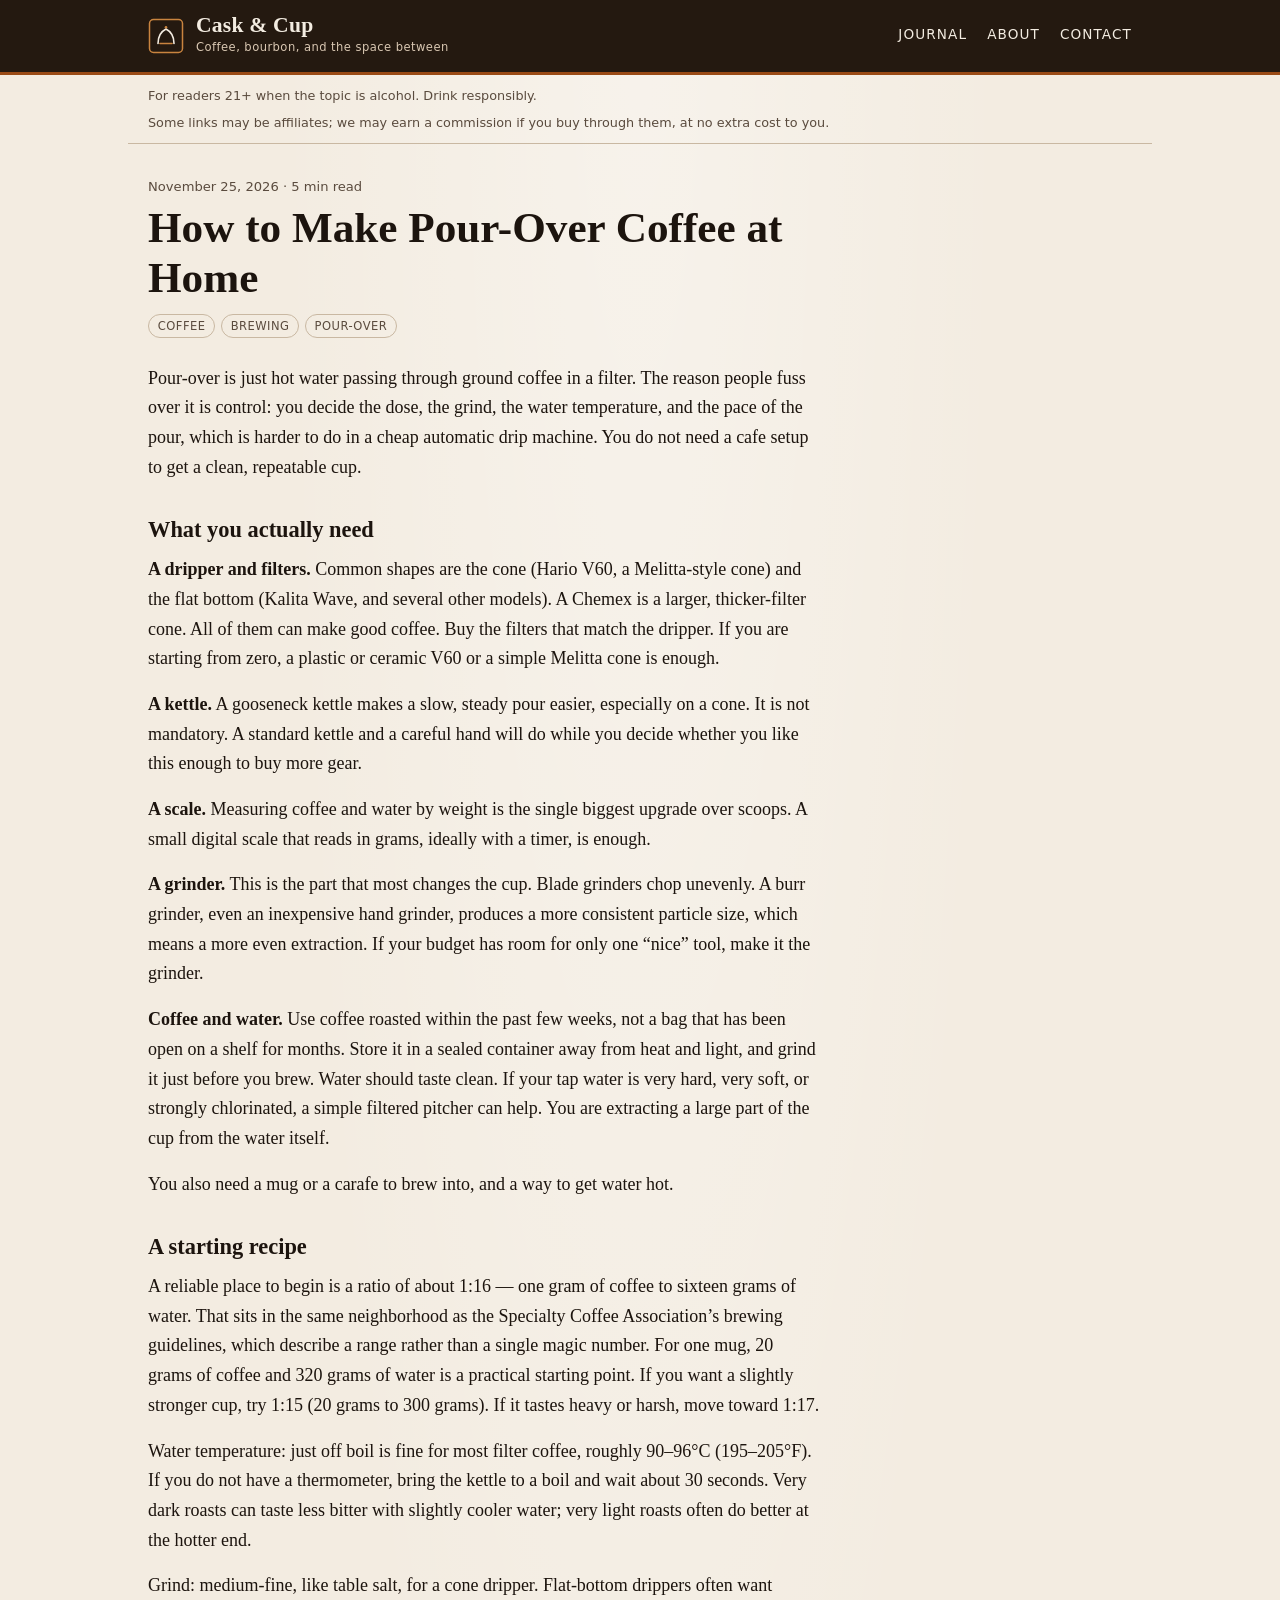
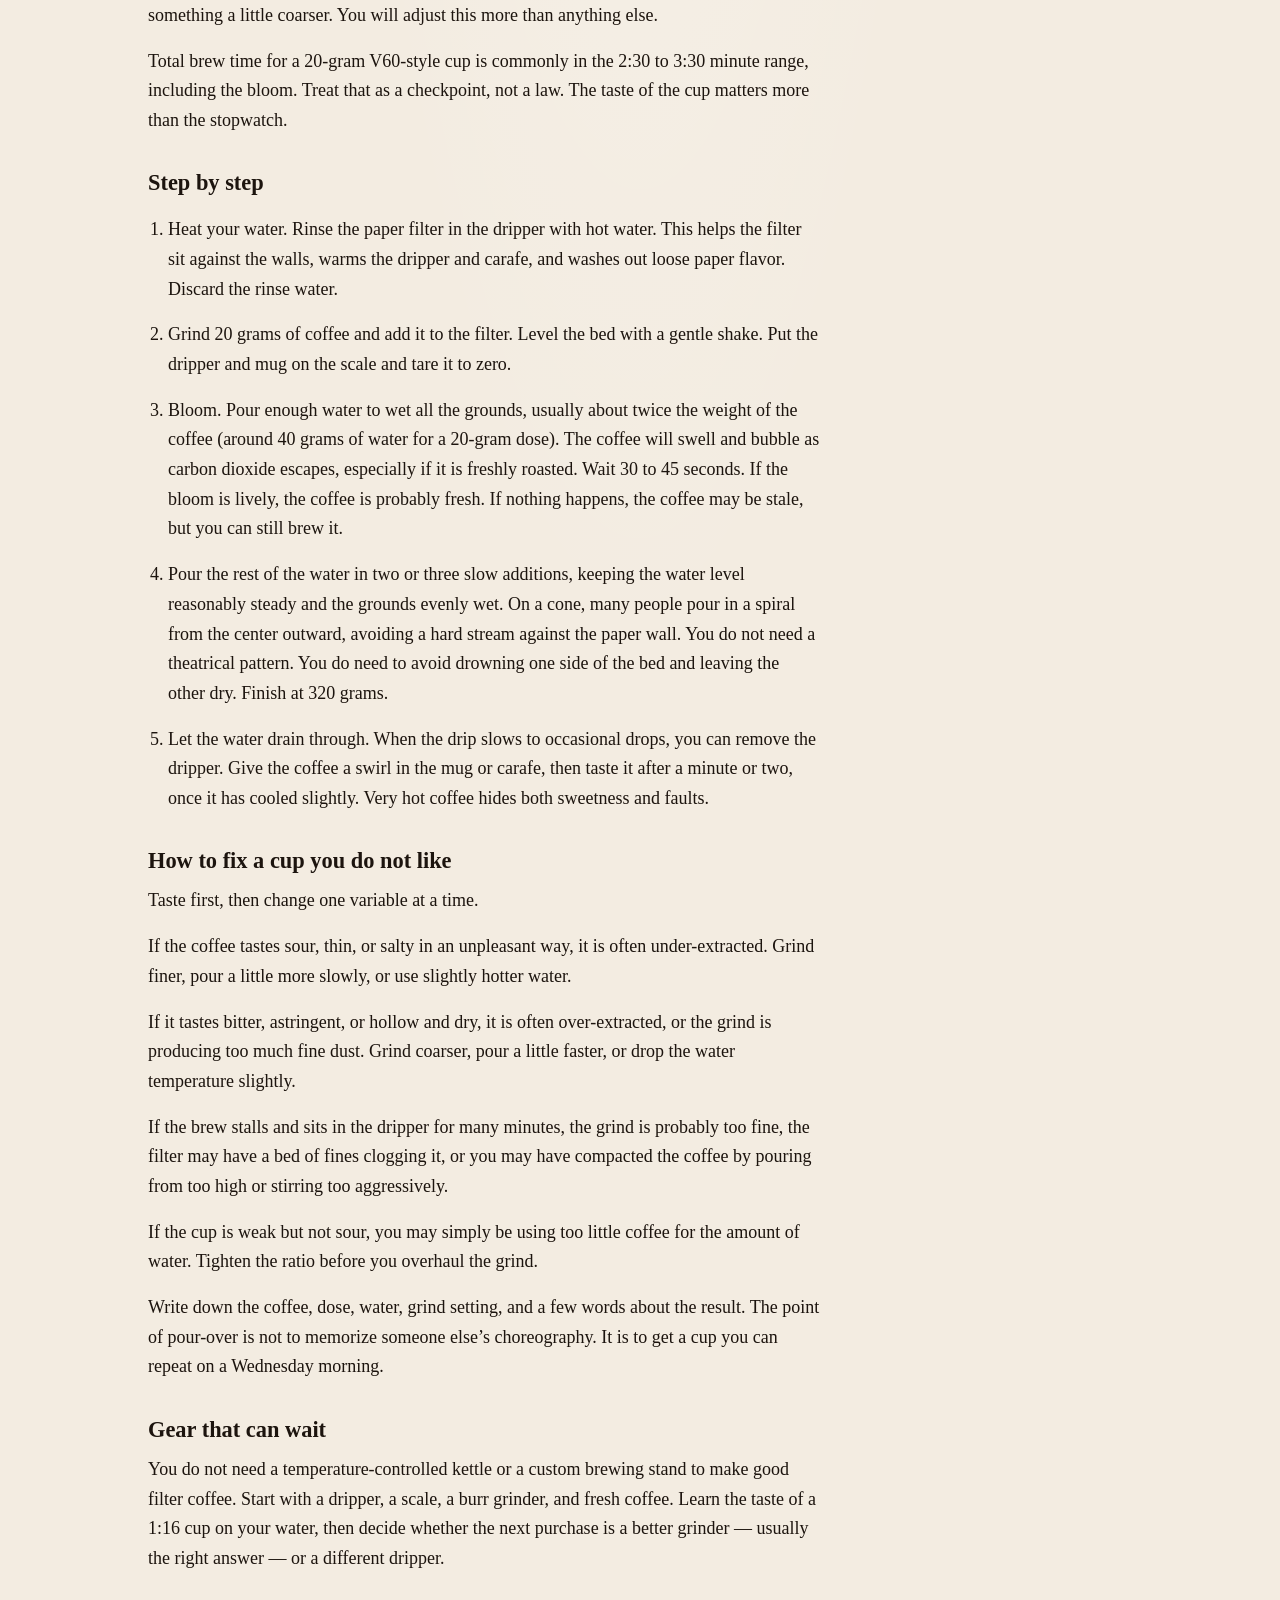
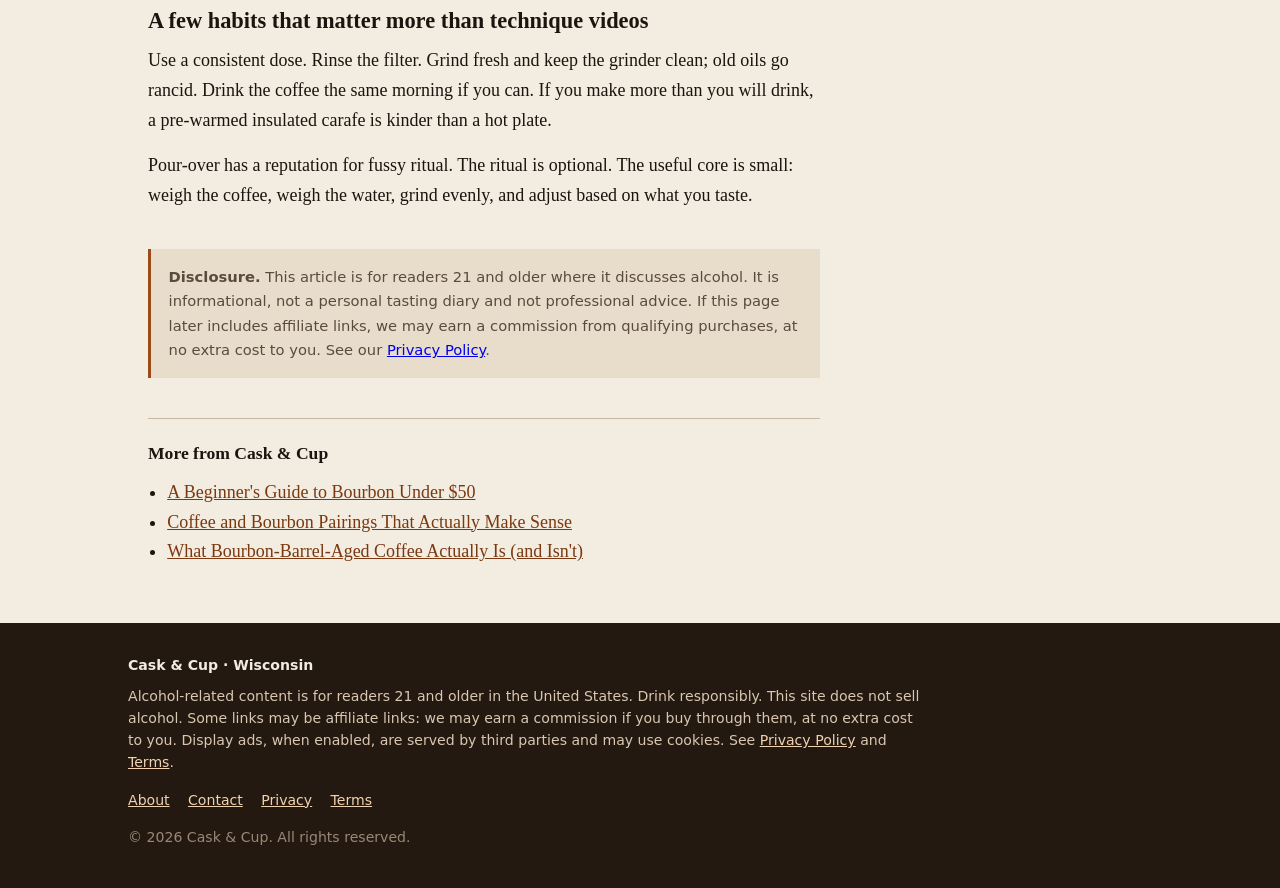
<file: posts/home-pour-over-guide/index.html>
<!DOCTYPE html>
<html lang="en">
<head>
  <meta charset="utf-8">
  <meta name="viewport" content="width=device-width, initial-scale=1">
  <title>How to Make Pour-Over Coffee at Home — Cask &amp; Cup</title>
  <meta name="description" content="A practical pour-over method you can repeat on a weekday morning, with a starting ratio, a simple bloom, and fixes for sour, bitter, or stalled cups.">
  <meta name="author" content="Cask &amp; Cup">
  <meta name="color-scheme" content="light">
  <link rel="icon" href="https://arikamb.github.io/img/favicon.svg" type="image/svg+xml">
  <link rel="stylesheet" href="https://arikamb.github.io/css/style.css">
<link rel="canonical" href="https://arikamb.github.io/posts/home-pour-over-guide/">  <meta property="og:site_name" content="Cask &amp; Cup">
  <meta property="og:title" content="How to Make Pour-Over Coffee at Home">
  <meta property="og:description" content="A practical pour-over method you can repeat on a weekday morning, with a starting ratio, a simple bloom, and fixes for sour, bitter, or stalled cups.">
  <meta property="og:type" content="article">
<meta property="og:url" content="https://arikamb.github.io/posts/home-pour-over-guide/">  <!-- ADSENSE PLACEHOLDER
       Set site.adsense_client in generate.py after approval, then rebuild.
       Google's snippet looks like this:
  <script async src="https://pagead2.googlesyndication.com/pagead/js/adsbygoogle.js?client=ca-pub-XXXXXXXXXXXXXXXX" crossorigin="anonymous"></script>
  -->
</head>
<body>
  <a class="skip-link" href="#main">Skip to content</a>
  <header class="site-header">
    <div class="header-inner">
      <a class="wordmark" href="https://arikamb.github.io/">
        <img class="mark" src="https://arikamb.github.io/img/mark.svg" width="36" height="36" alt="">
        <span class="wordmark-text">
          <span class="name">Cask &amp; Cup</span>
          <span class="tag">Coffee, bourbon, and the space between</span>
        </span>
      </a>
      <input type="checkbox" id="nav-toggle" class="nav-toggle" hidden>
      <label for="nav-toggle" class="nav-button" aria-label="Open menu"><span></span></label>
      <nav class="nav" aria-label="Primary">
        <a href="https://arikamb.github.io/">Journal</a>
        <a href="https://arikamb.github.io/about/">About</a>
        <a href="https://arikamb.github.io/contact/">Contact</a>
      </nav>
    </div>
  </header>

  <p class="notices" role="note">
    <span>For readers 21+ when the topic is alcohol. Drink responsibly.</span>
    <span>Some links may be affiliates; we may earn a commission if you buy through them, at no extra cost to you.</span>
  </p>

  <main id="main">
<article class="article">
  <header class="article-header">
    <p class="meta">
      <time datetime="2026-11-25">November 25, 2026</time>
      <span aria-hidden="true">·</span>
      <span>5 min read</span>
    </p>
    <h1>How to Make Pour-Over Coffee at Home</h1>
    <p class="tags"><span>coffee</span><span>brewing</span><span>pour-over</span></p>
  </header>

  <!-- ADSENSE IN-ARTICLE SLOT (leave empty until a unit ID is issued)
  <div class="ad-slot" aria-hidden="true"></div>
  -->

  <div class="prose">
    <p>Pour-over is just hot water passing through ground coffee in a filter. The reason people fuss over it is control: you decide the dose, the grind, the water temperature, and the pace of the pour, which is harder to do in a cheap automatic drip machine. You do not need a cafe setup to get a clean, repeatable cup.</p>
<h2 id="what-you-actually-need">What you actually need</h2>
<p><strong>A dripper and filters.</strong> Common shapes are the cone (Hario V60, a Melitta-style cone) and the flat bottom (Kalita Wave, and several other models). A Chemex is a larger, thicker-filter cone. All of them can make good coffee. Buy the filters that match the dripper. If you are starting from zero, a plastic or ceramic V60 or a simple Melitta cone is enough.</p>
<p><strong>A kettle.</strong> A gooseneck kettle makes a slow, steady pour easier, especially on a cone. It is not mandatory. A standard kettle and a careful hand will do while you decide whether you like this enough to buy more gear.</p>
<p><strong>A scale.</strong> Measuring coffee and water by weight is the single biggest upgrade over scoops. A small digital scale that reads in grams, ideally with a timer, is enough.</p>
<p><strong>A grinder.</strong> This is the part that most changes the cup. Blade grinders chop unevenly. A burr grinder, even an inexpensive hand grinder, produces a more consistent particle size, which means a more even extraction. If your budget has room for only one &ldquo;nice&rdquo; tool, make it the grinder.</p>
<p><strong>Coffee and water.</strong> Use coffee roasted within the past few weeks, not a bag that has been open on a shelf for months. Store it in a sealed container away from heat and light, and grind it just before you brew. Water should taste clean. If your tap water is very hard, very soft, or strongly chlorinated, a simple filtered pitcher can help. You are extracting a large part of the cup from the water itself.</p>
<p>You also need a mug or a carafe to brew into, and a way to get water hot.</p>
<h2 id="a-starting-recipe">A starting recipe</h2>
<p>A reliable place to begin is a ratio of about 1:16 — one gram of coffee to sixteen grams of water. That sits in the same neighborhood as the Specialty Coffee Association&rsquo;s brewing guidelines, which describe a range rather than a single magic number. For one mug, 20 grams of coffee and 320 grams of water is a practical starting point. If you want a slightly stronger cup, try 1:15 (20 grams to 300 grams). If it tastes heavy or harsh, move toward 1:17.</p>
<p>Water temperature: just off boil is fine for most filter coffee, roughly 90–96°C (195–205°F). If you do not have a thermometer, bring the kettle to a boil and wait about 30 seconds. Very dark roasts can taste less bitter with slightly cooler water; very light roasts often do better at the hotter end.</p>
<p>Grind: medium-fine, like table salt, for a cone dripper. Flat-bottom drippers often want something a little coarser. You will adjust this more than anything else.</p>
<p>Total brew time for a 20-gram V60-style cup is commonly in the 2:30 to 3:30 minute range, including the bloom. Treat that as a checkpoint, not a law. The taste of the cup matters more than the stopwatch.</p>
<h2 id="step-by-step">Step by step</h2>
<ol>
<li>
<p>Heat your water. Rinse the paper filter in the dripper with hot water. This helps the filter sit against the walls, warms the dripper and carafe, and washes out loose paper flavor. Discard the rinse water.</p>
</li>
<li>
<p>Grind 20 grams of coffee and add it to the filter. Level the bed with a gentle shake. Put the dripper and mug on the scale and tare it to zero.</p>
</li>
<li>
<p>Bloom. Pour enough water to wet all the grounds, usually about twice the weight of the coffee (around 40 grams of water for a 20-gram dose). The coffee will swell and bubble as carbon dioxide escapes, especially if it is freshly roasted. Wait 30 to 45 seconds. If the bloom is lively, the coffee is probably fresh. If nothing happens, the coffee may be stale, but you can still brew it.</p>
</li>
<li>
<p>Pour the rest of the water in two or three slow additions, keeping the water level reasonably steady and the grounds evenly wet. On a cone, many people pour in a spiral from the center outward, avoiding a hard stream against the paper wall. You do not need a theatrical pattern. You do need to avoid drowning one side of the bed and leaving the other dry. Finish at 320 grams.</p>
</li>
<li>
<p>Let the water drain through. When the drip slows to occasional drops, you can remove the dripper. Give the coffee a swirl in the mug or carafe, then taste it after a minute or two, once it has cooled slightly. Very hot coffee hides both sweetness and faults.</p>
</li>
</ol>
<h2 id="how-to-fix-a-cup-you-do-not-like">How to fix a cup you do not like</h2>
<p>Taste first, then change one variable at a time.</p>
<p>If the coffee tastes sour, thin, or salty in an unpleasant way, it is often under-extracted. Grind finer, pour a little more slowly, or use slightly hotter water.</p>
<p>If it tastes bitter, astringent, or hollow and dry, it is often over-extracted, or the grind is producing too much fine dust. Grind coarser, pour a little faster, or drop the water temperature slightly.</p>
<p>If the brew stalls and sits in the dripper for many minutes, the grind is probably too fine, the filter may have a bed of fines clogging it, or you may have compacted the coffee by pouring from too high or stirring too aggressively.</p>
<p>If the cup is weak but not sour, you may simply be using too little coffee for the amount of water. Tighten the ratio before you overhaul the grind.</p>
<p>Write down the coffee, dose, water, grind setting, and a few words about the result. The point of pour-over is not to memorize someone else&rsquo;s choreography. It is to get a cup you can repeat on a Wednesday morning.</p>
<h2 id="gear-that-can-wait">Gear that can wait</h2>
<p>You do not need a temperature-controlled kettle or a custom brewing stand to make good filter coffee. Start with a dripper, a scale, a burr grinder, and fresh coffee. Learn the taste of a 1:16 cup on your water, then decide whether the next purchase is a better grinder — usually the right answer — or a different dripper.</p>
<h2 id="a-few-habits-that-matter-more-than-technique-videos">A few habits that matter more than technique videos</h2>
<p>Use a consistent dose. Rinse the filter. Grind fresh and keep the grinder clean; old oils go rancid. Drink the coffee the same morning if you can. If you make more than you will drink, a pre-warmed insulated carafe is kinder than a hot plate.</p>
<p>Pour-over has a reputation for fussy ritual. The ritual is optional. The useful core is small: weigh the coffee, weigh the water, grind evenly, and adjust based on what you taste.</p>
  </div>

  <aside class="disclosure">
    <p><strong>Disclosure.</strong> This article is for readers 21 and older where it discusses alcohol. It is informational, not a personal tasting diary and not professional advice. If this page later includes affiliate links, we may earn a commission from qualifying purchases, at no extra cost to you. See our <a href="https://arikamb.github.io/privacy/">Privacy Policy</a>.</p>
  </aside>
</article>

<nav class="more-posts" aria-label="More articles">
  <h2>More from Cask &amp; Cup</h2>
  <ul>
      <li><a href="https://arikamb.github.io/posts/beginners-bourbon-under-50/">A Beginner&#39;s Guide to Bourbon Under $50</a></li>
      <li><a href="https://arikamb.github.io/posts/coffee-and-bourbon-pairings/">Coffee and Bourbon Pairings That Actually Make Sense</a></li>
      <li><a href="https://arikamb.github.io/posts/bourbon-barrel-aged-coffee/">What Bourbon-Barrel-Aged Coffee Actually Is (and Isn&#39;t)</a></li>
  </ul>
</nav>
  </main>

  <footer class="site-footer">
    <div class="footer-inner">
      <p class="footer-brand">Cask &amp; Cup · Wisconsin</p>
      <p class="footer-legal">
        Alcohol-related content is for readers 21 and older in the United States.
        Drink responsibly. This site does not sell alcohol.
        Some links may be affiliate links: we may earn a commission if you buy through them, at no extra cost to you.
        Display ads, when enabled, are served by third parties and may use cookies.
        See <a href="https://arikamb.github.io/privacy/">Privacy Policy</a> and
        <a href="https://arikamb.github.io/terms/">Terms</a>.
      </p>
      <nav class="footer-nav" aria-label="Footer">
        <a href="https://arikamb.github.io/about/">About</a>
        <a href="https://arikamb.github.io/contact/">Contact</a>
        <a href="https://arikamb.github.io/privacy/">Privacy</a>
        <a href="https://arikamb.github.io/terms/">Terms</a>
      </nav>
      <p class="copyright">© 2026 Cask &amp; Cup. All rights reserved.</p>
    </div>
  </footer>
</body>
</html>
</file>
